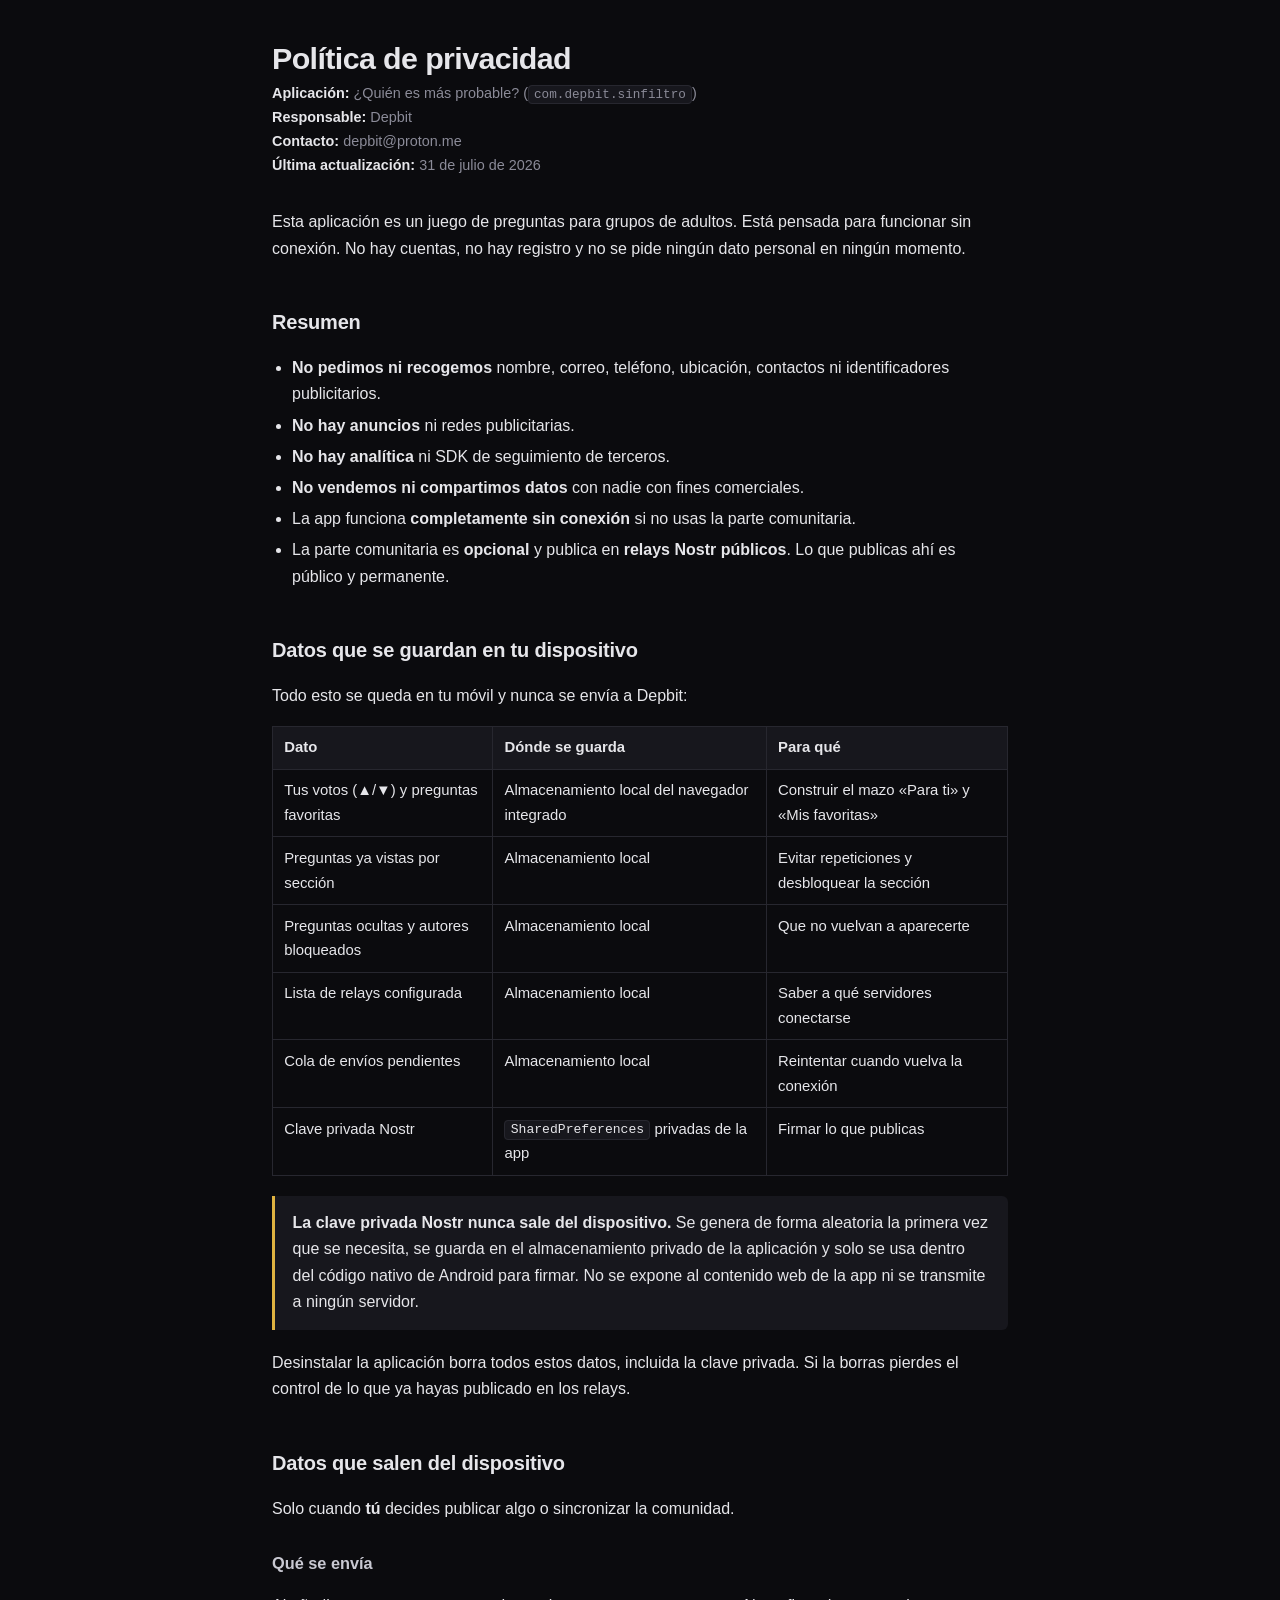
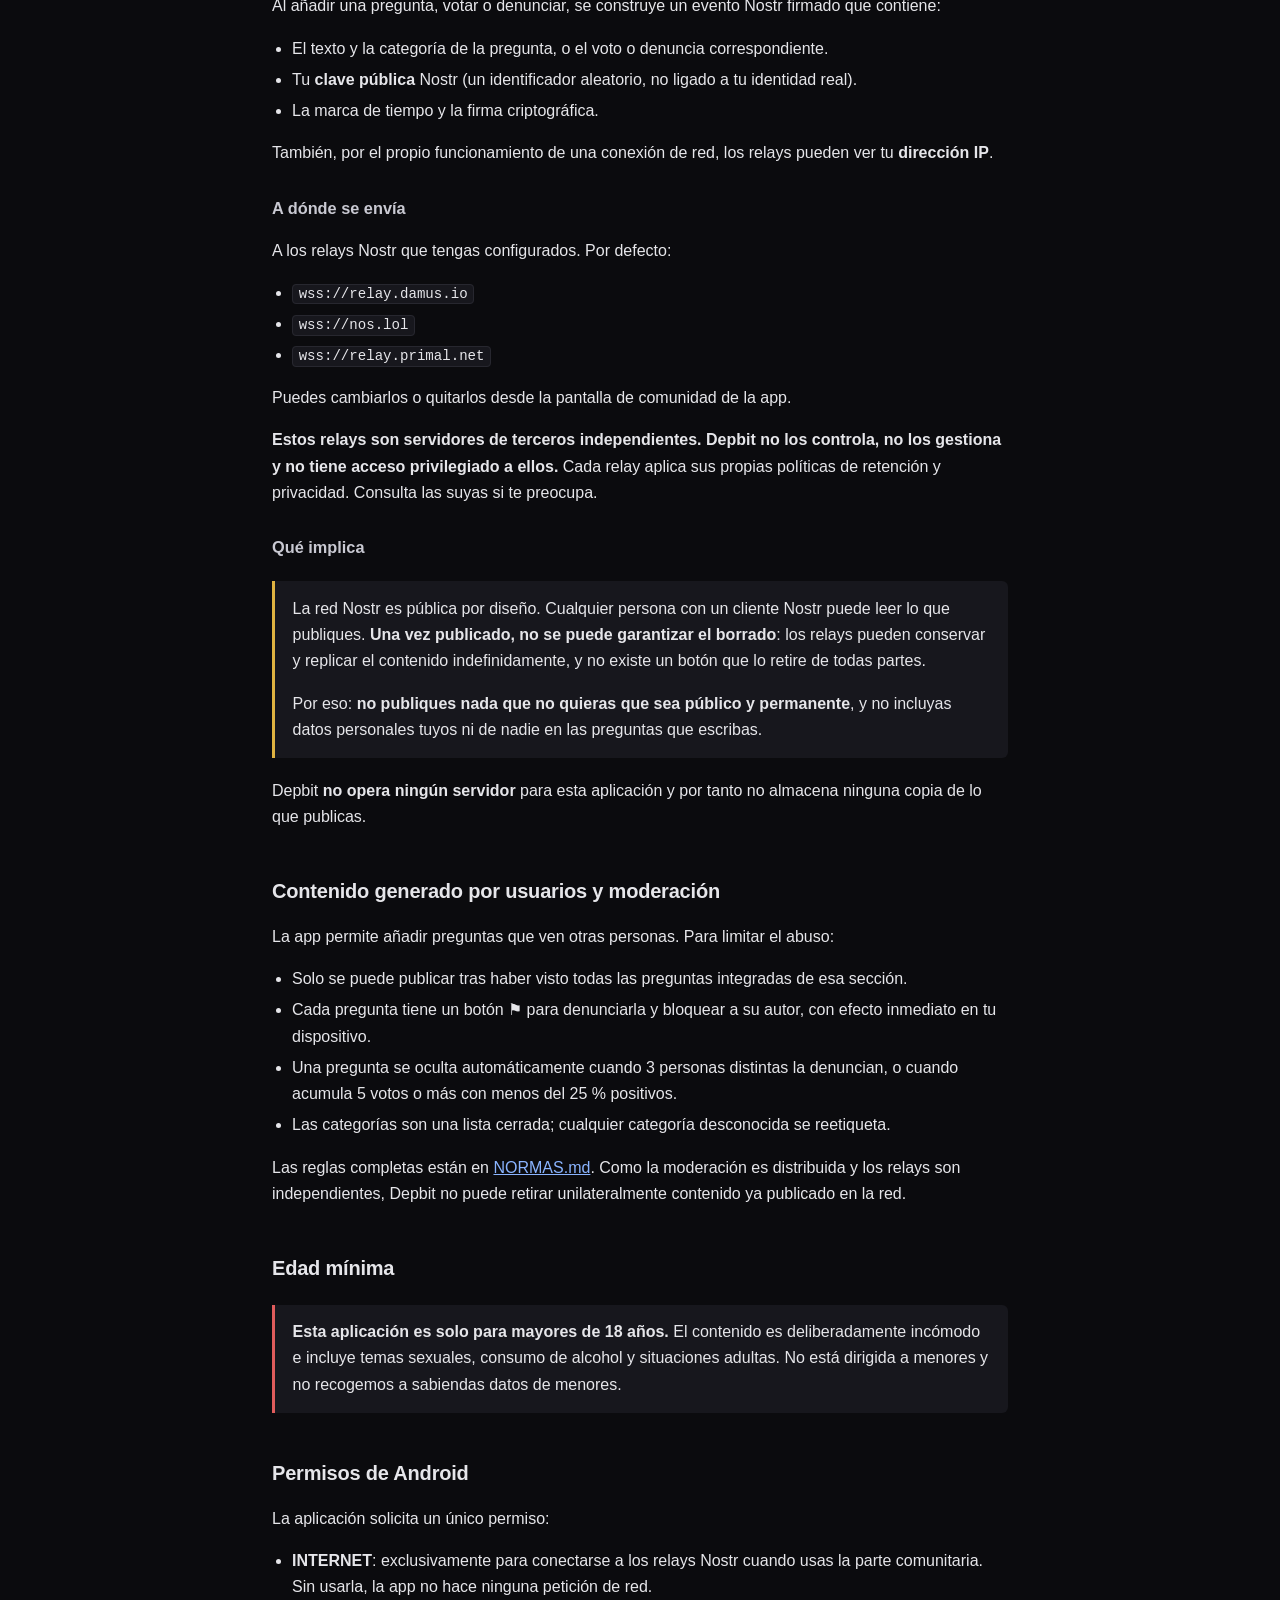
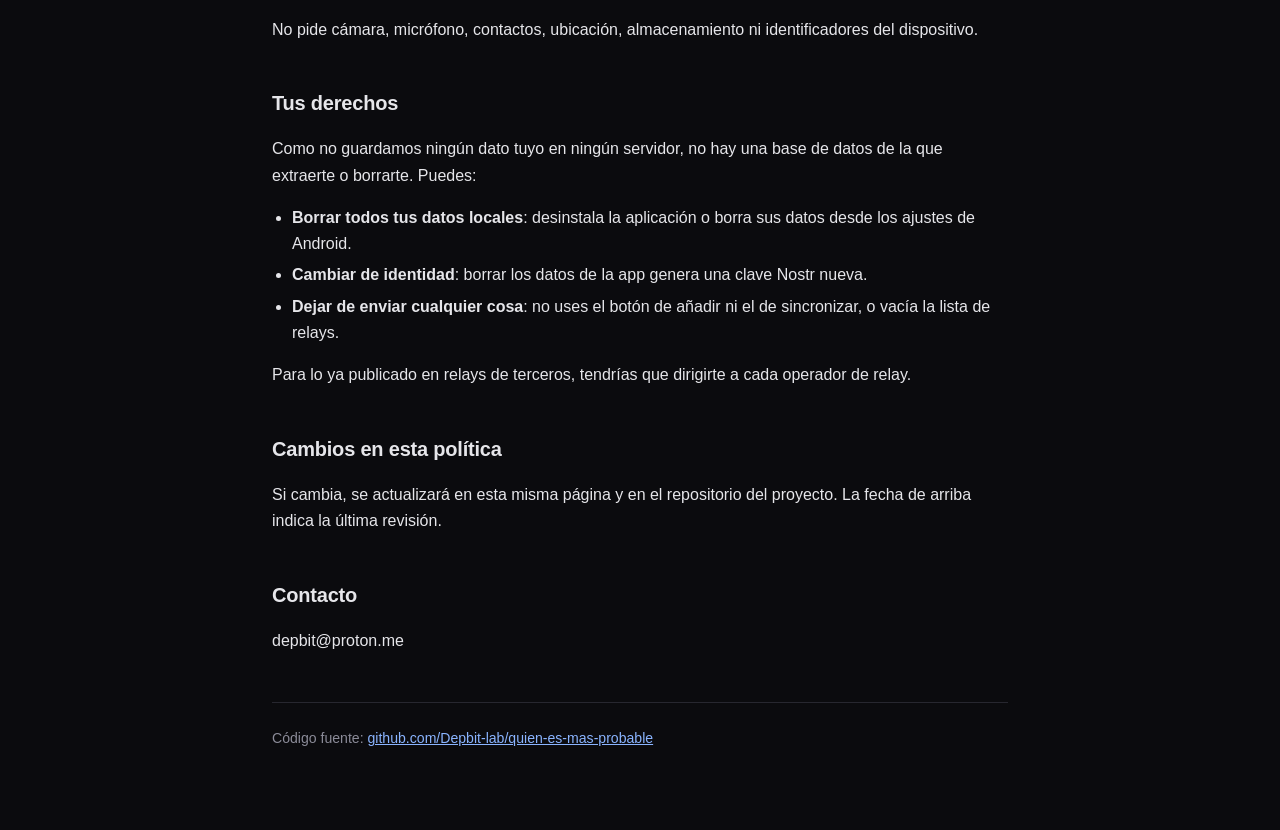
<file: docs/index.html>
<!DOCTYPE html>
<html lang="es">
<head>
<meta charset="utf-8">
<meta name="viewport" content="width=device-width, initial-scale=1">
<title>Política de privacidad · ¿Quién es más probable?</title>
<meta name="description" content="Política de privacidad de la aplicación Android ¿Quién es más probable? (com.depbit.sinfiltro).">
<style>
  :root { color-scheme: dark; }
  * { box-sizing: border-box; }
  body {
    margin: 0; padding: 2.5rem 1.25rem 5rem;
    background: #0b0b0e; color: #e6e6ea;
    font: 16px/1.65 -apple-system, BlinkMacSystemFont, "Segoe UI", Roboto, Helvetica, Arial, sans-serif;
  }
  main { max-width: 46rem; margin: 0 auto; }
  h1 { font-size: 1.9rem; line-height: 1.2; margin: 0 0 .35rem; letter-spacing: -.02em; }
  h2 { font-size: 1.25rem; margin: 2.75rem 0 .75rem; letter-spacing: -.01em; }
  h3 { font-size: 1.02rem; margin: 1.75rem 0 .5rem; color: #c9c9d2; }
  .meta { color: #8b8b98; font-size: .9rem; margin: 0 0 2rem; }
  .meta b { color: #e6e6ea; font-weight: 600; }
  a { color: #8ab4ff; }
  ul { padding-left: 1.25rem; }
  li { margin: .3rem 0; }
  code {
    background: #17171d; border: 1px solid #27272f; border-radius: 4px;
    padding: .1em .4em; font-size: .88em;
  }
  table { border-collapse: collapse; width: 100%; margin: 1rem 0; font-size: .93rem; }
  th, td { border: 1px solid #27272f; padding: .55rem .7rem; text-align: left; vertical-align: top; }
  th { background: #17171d; font-weight: 600; }
  .callout {
    background: #17171d; border-left: 3px solid #e0b341;
    padding: .9rem 1.1rem; margin: 1.25rem 0; border-radius: 0 6px 6px 0;
  }
  .callout.age { border-left-color: #e05c5c; }
  .callout p:first-child { margin-top: 0; }
  .callout p:last-child { margin-bottom: 0; }
  hr { border: 0; border-top: 1px solid #27272f; margin: 3rem 0 1.5rem; }
  footer { color: #8b8b98; font-size: .88rem; }
</style>
</head>
<body>
<main>

<h1>Política de privacidad</h1>
<p class="meta">
  <b>Aplicación:</b> ¿Quién es más probable? (<code>com.depbit.sinfiltro</code>)<br>
  <b>Responsable:</b> Depbit<br>
  <b>Contacto:</b> depbit@proton.me<br>
  <b>Última actualización:</b> 31 de julio de 2026
</p>

<p>Esta aplicación es un juego de preguntas para grupos de adultos. Está pensada para funcionar
sin conexión. No hay cuentas, no hay registro y no se pide ningún dato personal en ningún
momento.</p>

<h2>Resumen</h2>
<ul>
  <li><b>No pedimos ni recogemos</b> nombre, correo, teléfono, ubicación, contactos ni identificadores publicitarios.</li>
  <li><b>No hay anuncios</b> ni redes publicitarias.</li>
  <li><b>No hay analítica</b> ni SDK de seguimiento de terceros.</li>
  <li><b>No vendemos ni compartimos datos</b> con nadie con fines comerciales.</li>
  <li>La app funciona <b>completamente sin conexión</b> si no usas la parte comunitaria.</li>
  <li>La parte comunitaria es <b>opcional</b> y publica en <b>relays Nostr públicos</b>. Lo que publicas ahí es público y permanente.</li>
</ul>

<h2>Datos que se guardan en tu dispositivo</h2>
<p>Todo esto se queda en tu móvil y nunca se envía a Depbit:</p>
<table>
  <thead><tr><th>Dato</th><th>Dónde se guarda</th><th>Para qué</th></tr></thead>
  <tbody>
    <tr><td>Tus votos (▲/▼) y preguntas favoritas</td><td>Almacenamiento local del navegador integrado</td><td>Construir el mazo «Para ti» y «Mis favoritas»</td></tr>
    <tr><td>Preguntas ya vistas por sección</td><td>Almacenamiento local</td><td>Evitar repeticiones y desbloquear la sección</td></tr>
    <tr><td>Preguntas ocultas y autores bloqueados</td><td>Almacenamiento local</td><td>Que no vuelvan a aparecerte</td></tr>
    <tr><td>Lista de relays configurada</td><td>Almacenamiento local</td><td>Saber a qué servidores conectarse</td></tr>
    <tr><td>Cola de envíos pendientes</td><td>Almacenamiento local</td><td>Reintentar cuando vuelva la conexión</td></tr>
    <tr><td>Clave privada Nostr</td><td><code>SharedPreferences</code> privadas de la app</td><td>Firmar lo que publicas</td></tr>
  </tbody>
</table>

<div class="callout">
  <p><b>La clave privada Nostr nunca sale del dispositivo.</b> Se genera de forma aleatoria la
  primera vez que se necesita, se guarda en el almacenamiento privado de la aplicación y solo se
  usa dentro del código nativo de Android para firmar. No se expone al contenido web de la app ni
  se transmite a ningún servidor.</p>
</div>

<p>Desinstalar la aplicación borra todos estos datos, incluida la clave privada. Si la borras
pierdes el control de lo que ya hayas publicado en los relays.</p>

<h2>Datos que salen del dispositivo</h2>
<p>Solo cuando <b>tú</b> decides publicar algo o sincronizar la comunidad.</p>

<h3>Qué se envía</h3>
<p>Al añadir una pregunta, votar o denunciar, se construye un evento Nostr firmado que contiene:</p>
<ul>
  <li>El texto y la categoría de la pregunta, o el voto o denuncia correspondiente.</li>
  <li>Tu <b>clave pública</b> Nostr (un identificador aleatorio, no ligado a tu identidad real).</li>
  <li>La marca de tiempo y la firma criptográfica.</li>
</ul>
<p>También, por el propio funcionamiento de una conexión de red, los relays pueden ver tu
<b>dirección IP</b>.</p>

<h3>A dónde se envía</h3>
<p>A los relays Nostr que tengas configurados. Por defecto:</p>
<ul>
  <li><code>wss://relay.damus.io</code></li>
  <li><code>wss://nos.lol</code></li>
  <li><code>wss://relay.primal.net</code></li>
</ul>
<p>Puedes cambiarlos o quitarlos desde la pantalla de comunidad de la app.</p>
<p><b>Estos relays son servidores de terceros independientes. Depbit no los controla, no los
gestiona y no tiene acceso privilegiado a ellos.</b> Cada relay aplica sus propias políticas de
retención y privacidad. Consulta las suyas si te preocupa.</p>

<h3>Qué implica</h3>
<div class="callout">
  <p>La red Nostr es pública por diseño. Cualquier persona con un cliente Nostr puede leer lo que
  publiques. <b>Una vez publicado, no se puede garantizar el borrado</b>: los relays pueden
  conservar y replicar el contenido indefinidamente, y no existe un botón que lo retire de todas
  partes.</p>
  <p>Por eso: <b>no publiques nada que no quieras que sea público y permanente</b>, y no incluyas
  datos personales tuyos ni de nadie en las preguntas que escribas.</p>
</div>
<p>Depbit <b>no opera ningún servidor</b> para esta aplicación y por tanto no almacena ninguna
copia de lo que publicas.</p>

<h2>Contenido generado por usuarios y moderación</h2>
<p>La app permite añadir preguntas que ven otras personas. Para limitar el abuso:</p>
<ul>
  <li>Solo se puede publicar tras haber visto todas las preguntas integradas de esa sección.</li>
  <li>Cada pregunta tiene un botón ⚑ para denunciarla y bloquear a su autor, con efecto inmediato en tu dispositivo.</li>
  <li>Una pregunta se oculta automáticamente cuando 3 personas distintas la denuncian, o cuando acumula 5 votos o más con menos del 25 % positivos.</li>
  <li>Las categorías son una lista cerrada; cualquier categoría desconocida se reetiqueta.</li>
</ul>
<p>Las reglas completas están en
<a href="https://github.com/Depbit-lab/quien-es-mas-probable/blob/main/NORMAS.md">NORMAS.md</a>.
Como la moderación es distribuida y los relays son independientes, Depbit no puede retirar
unilateralmente contenido ya publicado en la red.</p>

<h2>Edad mínima</h2>
<div class="callout age">
  <p><b>Esta aplicación es solo para mayores de 18 años.</b> El contenido es deliberadamente
  incómodo e incluye temas sexuales, consumo de alcohol y situaciones adultas. No está dirigida a
  menores y no recogemos a sabiendas datos de menores.</p>
</div>

<h2>Permisos de Android</h2>
<p>La aplicación solicita un único permiso:</p>
<ul>
  <li><b>INTERNET</b>: exclusivamente para conectarse a los relays Nostr cuando usas la parte
  comunitaria. Sin usarla, la app no hace ninguna petición de red.</li>
</ul>
<p>No pide cámara, micrófono, contactos, ubicación, almacenamiento ni identificadores del
dispositivo.</p>

<h2>Tus derechos</h2>
<p>Como no guardamos ningún dato tuyo en ningún servidor, no hay una base de datos de la que
extraerte o borrarte. Puedes:</p>
<ul>
  <li><b>Borrar todos tus datos locales</b>: desinstala la aplicación o borra sus datos desde los ajustes de Android.</li>
  <li><b>Cambiar de identidad</b>: borrar los datos de la app genera una clave Nostr nueva.</li>
  <li><b>Dejar de enviar cualquier cosa</b>: no uses el botón de añadir ni el de sincronizar, o vacía la lista de relays.</li>
</ul>
<p>Para lo ya publicado en relays de terceros, tendrías que dirigirte a cada operador de relay.</p>

<h2>Cambios en esta política</h2>
<p>Si cambia, se actualizará en esta misma página y en el repositorio del proyecto. La fecha de
arriba indica la última revisión.</p>

<h2>Contacto</h2>
<p>depbit@proton.me</p>

<hr>
<footer>
  Código fuente:
  <a href="https://github.com/Depbit-lab/quien-es-mas-probable">github.com/Depbit-lab/quien-es-mas-probable</a>
</footer>

</main>
</body>
</html>
</file>
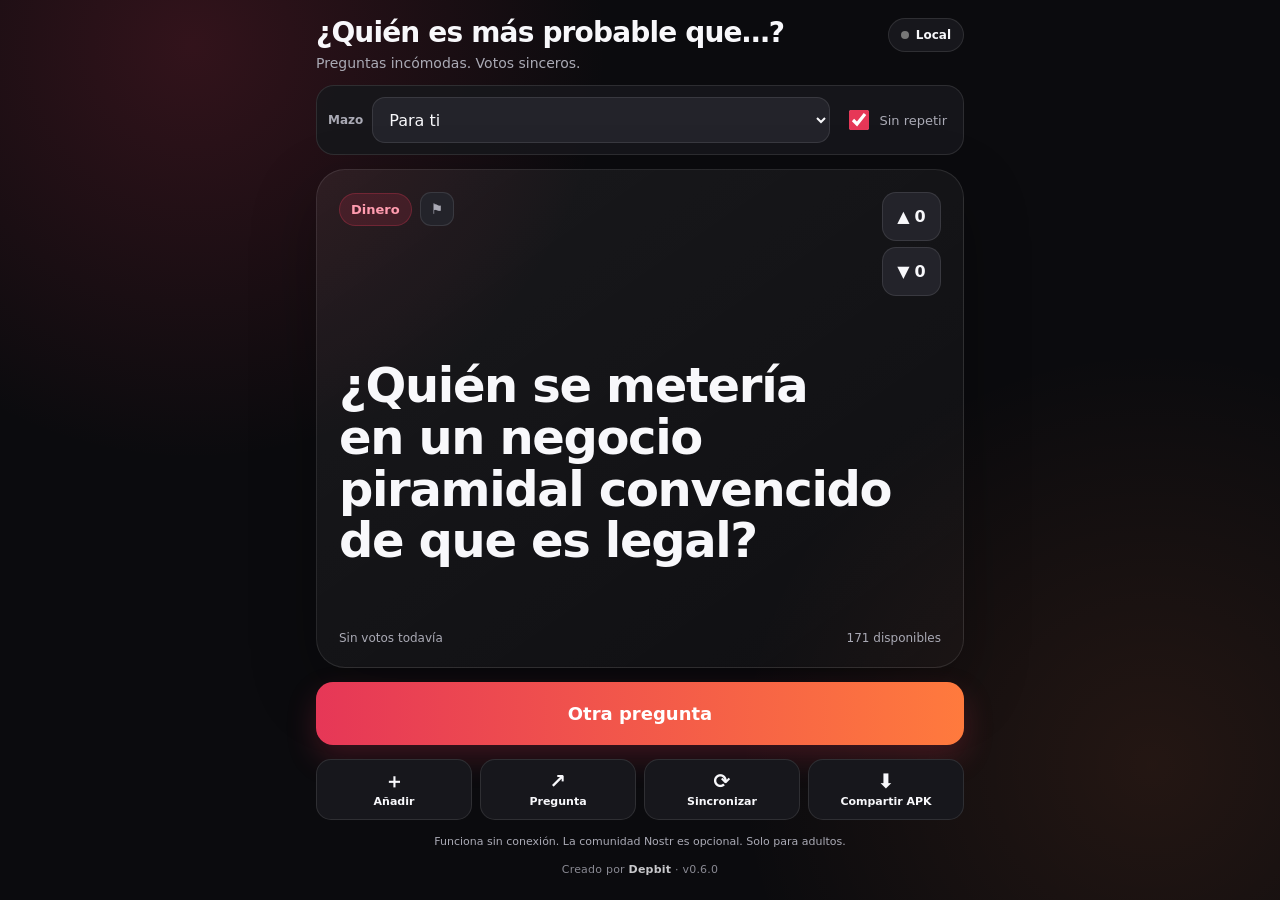
<file: web-preview/index.html>
<!doctype html>
<html lang="es">
<head>
  <meta charset="utf-8">
  <meta name="viewport" content="width=device-width,initial-scale=1,viewport-fit=cover,user-scalable=no">
  <meta name="theme-color" content="#0b0b0e">
  <title>¿Quién es más probable que…?</title>
  <link rel="stylesheet" href="styles.css">
</head>
<body>
  <main class="app">
    <header class="topbar">
      <div>
        <h1>¿Quién es más probable que…?</h1>
        <p>Preguntas incómodas. Votos sinceros.</p>
      </div>
      <button id="communityStatus" class="status offline" type="button" aria-label="Estado de la comunidad">
        <span class="status-dot"></span><span id="statusText">Local</span>
      </button>
    </header>

    <section class="filters">
      <label class="select-wrap">
        <span>Mazo</span>
        <select id="mode">
          <option value="Para ti">Para ti</option>
          <option value="Popular">Populares</option>
          <option value="Nuevas">Nuevas</option>
          <option value="Favoritas">Mis favoritas</option>
          <option value="Todas">Mezcla completa</option>
        </select>
      </label>
      <label class="check-row"><input id="noRepeat" type="checkbox" checked><span>Sin repetir</span></label>
    </section>

    <section class="question-card" aria-live="polite">
      <div class="card-head">
        <div class="head-left">
          <span id="badge" class="badge">Mezcla completa</span>
          <button id="reportButton" class="report-button" type="button" aria-label="Denunciar esta pregunta" title="Denunciar">⚑</button>
        </div>
        <div class="vote-stack" aria-label="Votar pregunta">
          <button id="upvote" class="vote-button" type="button" aria-label="Me gusta">
            <span class="arrow">▲</span><span id="upCount">0</span>
          </button>
          <button id="downvote" class="vote-button" type="button" aria-label="No me gusta">
            <span class="arrow">▼</span><span id="downCount">0</span>
          </button>
        </div>
      </div>
      <div id="question" class="question">Pulsa el botón y votad sin pensar demasiado.</div>
      <div class="card-foot">
        <span id="rankInfo">Sin votos todavía</span>
        <span id="remaining">172 disponibles</span>
      </div>
    </section>

    <button id="next" class="primary" type="button">Sacar pregunta</button>

    <section class="actions">
      <button id="addQuestion" type="button"><span>＋</span>Añadir</button>
      <button id="shareQuestion" type="button"><span>↗</span>Pregunta</button>
      <button id="sync" type="button"><span>⟳</span>Sincronizar</button>
      <button id="shareApp" type="button"><span>⬇</span>Compartir APK</button>
    </section>

    <p class="notice">Funciona sin conexión. La comunidad Nostr es opcional. Solo para adultos.</p>
    <footer class="credits">Creado por <strong>Depbit</strong> · v0.6.0</footer>
  </main>

  <dialog id="addDialog">
    <form id="addForm" method="dialog" class="dialog-card">
      <div class="dialog-head"><h2>Nueva pregunta</h2><button type="button" id="closeAdd" class="close" aria-label="Cerrar">×</button></div>
      <label>Pregunta
        <textarea id="newQuestion" maxlength="220" required placeholder="¿Quién tiene más probabilidades de…?"></textarea>
      </label>
      <label>Categoría
        <select id="newCategory"></select>
      </label>
      <p id="addGate" class="helper"></p>
      <p class="helper">Se guarda primero en el móvil. Con internet, se firma y se publica en varios relays Nostr.</p>
      <p id="addError" class="form-error" role="alert"></p>
      <div class="dialog-actions"><button type="button" id="cancelAdd" class="secondary">Cancelar</button><button id="publishQuestion" value="default" class="primary small">Añadir</button></div>
    </form>
  </dialog>

  <dialog id="communityDialog">
    <section class="dialog-card">
      <div class="dialog-head"><h2>Comunidad</h2><button id="closeCommunity" class="close" aria-label="Cerrar">×</button></div>
      <div class="stats-grid">
        <div><strong id="communityQuestions">0</strong><span>preguntas</span></div>
        <div><strong id="communityVotes">0</strong><span>votos</span></div>
        <div><strong id="hiddenCount">0</strong><span>ocultas</span></div>
        <div><strong id="pendingCount">0</strong><span>pendientes</span></div>
      </div>
      <button type="button" id="clearHidden" class="secondary">Volver a mostrar las ocultas</button>
      <label>Relays (uno por línea)
        <textarea id="relayInput" rows="5"></textarea>
      </label>
      <p class="helper">La identidad es una clave anónima generada en este dispositivo. La clave privada no sale de Android.</p>
      <p id="relayError" class="form-error" role="alert"></p>
      <div class="dialog-actions"><button type="button" id="resetRelays" class="secondary">Restaurar</button><button type="button" id="saveRelays" class="primary small">Guardar y sincronizar</button></div>
    </section>
  </dialog>

  <dialog id="reportDialog">
    <form id="reportForm" method="dialog" class="dialog-card">
      <div class="dialog-head"><h2>Denunciar</h2><button type="button" id="closeReport" class="close" aria-label="Cerrar">×</button></div>
      <p id="reportQuestion" class="report-quote"></p>
      <label>Motivo
        <select id="reportReason">
          <option value="ilegal">Contenido ilegal o que involucra a menores</option>
          <option value="odio">Odio, acoso o amenazas</option>
          <option value="datos">Datos personales de alguien real</option>
          <option value="spam">Spam o sin sentido</option>
          <option value="otro">Otro motivo</option>
        </select>
      </label>
      <label id="blockRow" class="check-inline"><input type="checkbox" id="blockAuthor"><span>Bloquear también a quien la publicó</span></label>
      <p class="helper">Desaparecerá de tu móvil ahora mismo. Cuando varias personas denuncian la misma pregunta, deja de mostrarse a todo el mundo.</p>
      <p id="reportError" class="form-error" role="alert"></p>
      <div class="dialog-actions"><button type="button" id="cancelReport" class="secondary">Cancelar</button><button id="sendReport" value="default" class="primary small">Denunciar</button></div>
    </form>
  </dialog>

  <div id="toast" class="toast" role="status" aria-live="polite"></div>
  <script src="questions.js"></script>
  <script src="app.js"></script>
</body>
</html>
</file>
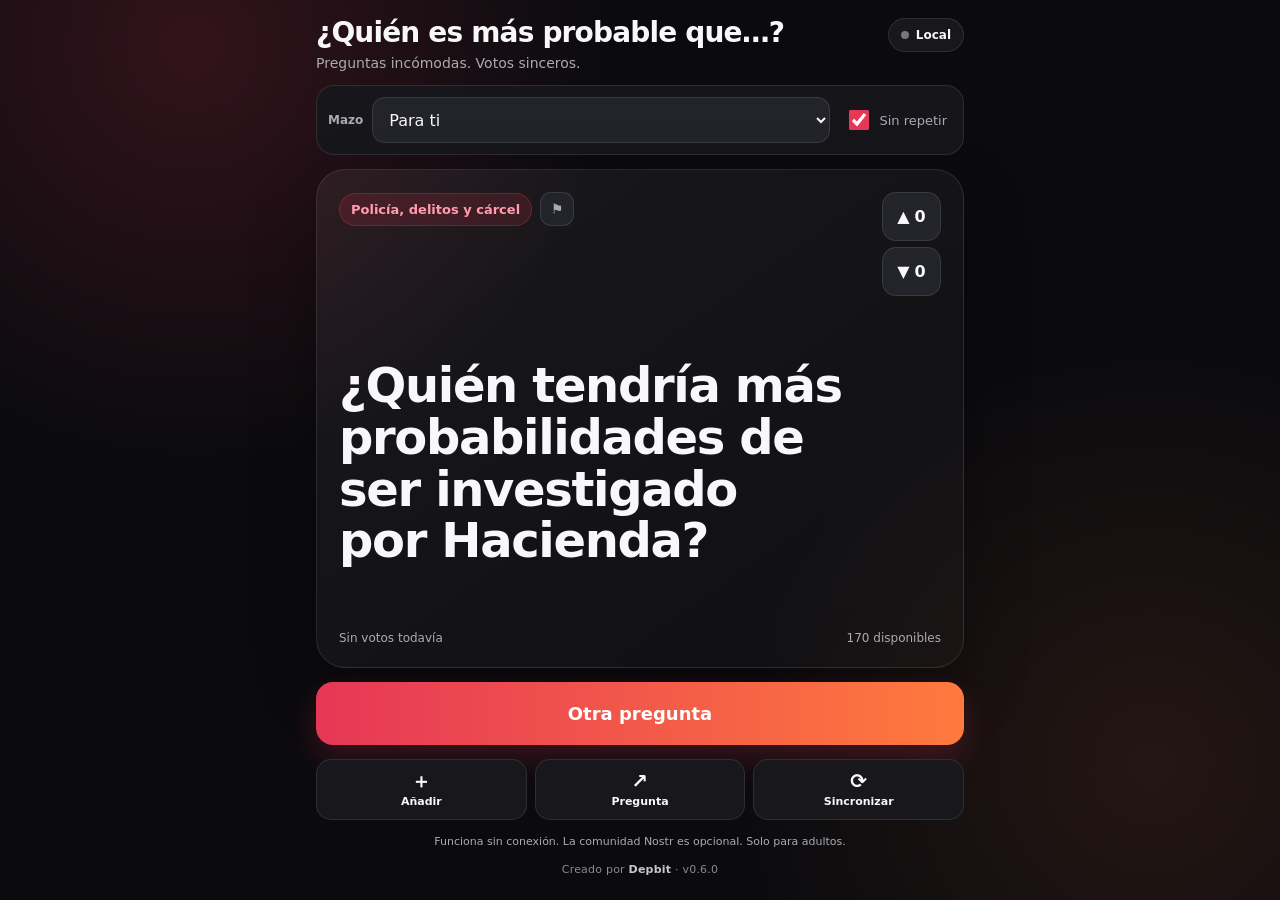
<file: app/src/main/assets/index.html>
<!doctype html>
<html lang="es">
<head>
  <meta charset="utf-8">
  <meta name="viewport" content="width=device-width,initial-scale=1,viewport-fit=cover,user-scalable=no">
  <meta name="theme-color" content="#0b0b0e">
  <title>¿Quién es más probable que…?</title>
  <link rel="stylesheet" href="styles.css">
</head>
<body>
  <main class="app">
    <header class="topbar">
      <div>
        <h1>¿Quién es más probable que…?</h1>
        <p>Preguntas incómodas. Votos sinceros.</p>
      </div>
      <button id="communityStatus" class="status offline" type="button" aria-label="Estado de la comunidad">
        <span class="status-dot"></span><span id="statusText">Local</span>
      </button>
    </header>

    <section class="filters">
      <label class="select-wrap">
        <span>Mazo</span>
        <select id="mode">
          <option value="Para ti">Para ti</option>
          <option value="Popular">Populares</option>
          <option value="Nuevas">Nuevas</option>
          <option value="Favoritas">Mis favoritas</option>
          <option value="Todas">Mezcla completa</option>
        </select>
      </label>
      <label class="check-row"><input id="noRepeat" type="checkbox" checked><span>Sin repetir</span></label>
    </section>

    <section class="question-card" aria-live="polite">
      <div class="card-head">
        <div class="head-left">
          <span id="badge" class="badge">Mezcla completa</span>
          <button id="reportButton" class="report-button" type="button" aria-label="Denunciar esta pregunta" title="Denunciar">⚑</button>
        </div>
        <div class="vote-stack" aria-label="Votar pregunta">
          <button id="upvote" class="vote-button" type="button" aria-label="Me gusta">
            <span class="arrow">▲</span><span id="upCount">0</span>
          </button>
          <button id="downvote" class="vote-button" type="button" aria-label="No me gusta">
            <span class="arrow">▼</span><span id="downCount">0</span>
          </button>
        </div>
      </div>
      <div id="question" class="question">Pulsa el botón y votad sin pensar demasiado.</div>
      <div class="card-foot">
        <span id="rankInfo">Sin votos todavía</span>
        <span id="remaining">172 disponibles</span>
      </div>
    </section>

    <button id="next" class="primary" type="button">Sacar pregunta</button>

    <section class="actions">
      <button id="addQuestion" type="button"><span>＋</span>Añadir</button>
      <button id="shareQuestion" type="button"><span>↗</span>Pregunta</button>
      <button id="sync" type="button"><span>⟳</span>Sincronizar</button>
    </section>

    <p class="notice">Funciona sin conexión. La comunidad Nostr es opcional. Solo para adultos.</p>
    <footer class="credits">Creado por <strong>Depbit</strong> · v0.6.0</footer>
  </main>

  <dialog id="addDialog">
    <form id="addForm" method="dialog" class="dialog-card">
      <div class="dialog-head"><h2>Nueva pregunta</h2><button type="button" id="closeAdd" class="close" aria-label="Cerrar">×</button></div>
      <label>Pregunta
        <textarea id="newQuestion" maxlength="220" required placeholder="¿Quién tiene más probabilidades de…?"></textarea>
      </label>
      <label>Categoría
        <select id="newCategory"></select>
      </label>
      <p id="addGate" class="helper"></p>
      <p class="helper">Se guarda primero en el móvil. Con internet, se firma y se publica en varios relays Nostr.</p>
      <p id="addError" class="form-error" role="alert"></p>
      <div class="dialog-actions"><button type="button" id="cancelAdd" class="secondary">Cancelar</button><button id="publishQuestion" value="default" class="primary small">Añadir</button></div>
    </form>
  </dialog>

  <dialog id="communityDialog">
    <section class="dialog-card">
      <div class="dialog-head"><h2>Comunidad</h2><button id="closeCommunity" class="close" aria-label="Cerrar">×</button></div>
      <div class="stats-grid">
        <div><strong id="communityQuestions">0</strong><span>preguntas</span></div>
        <div><strong id="communityVotes">0</strong><span>votos</span></div>
        <div><strong id="hiddenCount">0</strong><span>ocultas</span></div>
        <div><strong id="pendingCount">0</strong><span>pendientes</span></div>
      </div>
      <button type="button" id="clearHidden" class="secondary">Volver a mostrar las ocultas</button>
      <label>Relays (uno por línea)
        <textarea id="relayInput" rows="5"></textarea>
      </label>
      <p class="helper">La identidad es una clave anónima generada en este dispositivo. La clave privada no sale de Android.</p>
      <p id="relayError" class="form-error" role="alert"></p>
      <div class="dialog-actions"><button type="button" id="resetRelays" class="secondary">Restaurar</button><button type="button" id="saveRelays" class="primary small">Guardar y sincronizar</button></div>
    </section>
  </dialog>

  <dialog id="reportDialog">
    <form id="reportForm" method="dialog" class="dialog-card">
      <div class="dialog-head"><h2>Denunciar</h2><button type="button" id="closeReport" class="close" aria-label="Cerrar">×</button></div>
      <p id="reportQuestion" class="report-quote"></p>
      <label>Motivo
        <select id="reportReason">
          <option value="ilegal">Contenido ilegal o que involucra a menores</option>
          <option value="odio">Odio, acoso o amenazas</option>
          <option value="datos">Datos personales de alguien real</option>
          <option value="spam">Spam o sin sentido</option>
          <option value="otro">Otro motivo</option>
        </select>
      </label>
      <label id="blockRow" class="check-inline"><input type="checkbox" id="blockAuthor"><span>Bloquear también a quien la publicó</span></label>
      <p class="helper">Desaparecerá de tu móvil ahora mismo. Cuando varias personas denuncian la misma pregunta, deja de mostrarse a todo el mundo.</p>
      <p id="reportError" class="form-error" role="alert"></p>
      <div class="dialog-actions"><button type="button" id="cancelReport" class="secondary">Cancelar</button><button id="sendReport" value="default" class="primary small">Denunciar</button></div>
    </form>
  </dialog>

  <div id="toast" class="toast" role="status" aria-live="polite"></div>
  <script src="questions.js"></script>
  <script src="app.js"></script>
</body>
</html>
</file>
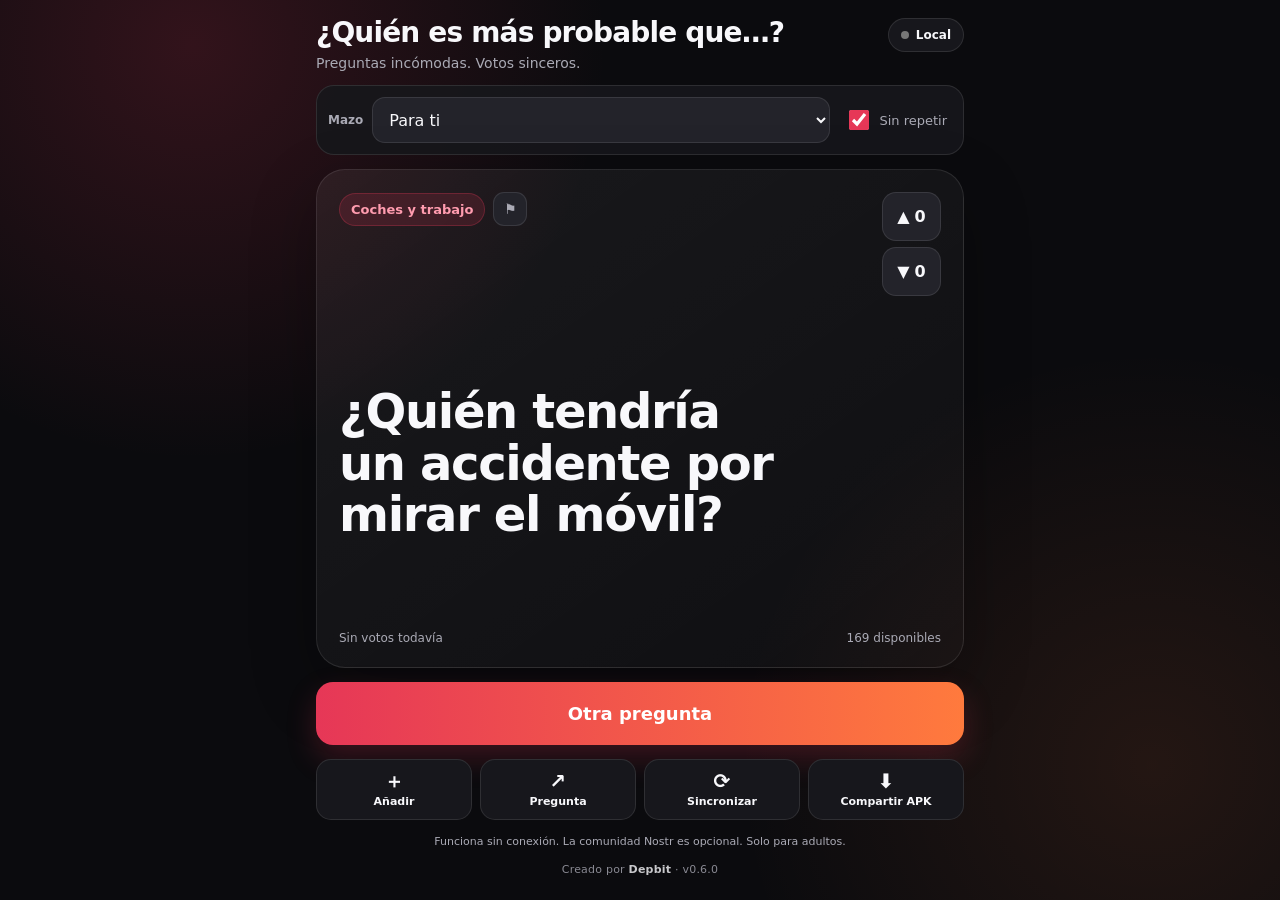
<file: QuienEsMasProbable_prueba_local.html>
<!doctype html>
<html lang="es">
<head>
  <meta charset="utf-8">
  <meta name="viewport" content="width=device-width,initial-scale=1,viewport-fit=cover,user-scalable=no">
  <meta name="theme-color" content="#0b0b0e">
  <title>¿Quién es más probable que…?</title>
  <style>
:root{--bg:#0b0b0e;--panel:#17171c;--panel2:#23232a;--text:#f8f8fb;--muted:#aaaab5;--accent:#e63757;--accent2:#ff7a3d;--green:#42c983;--border:rgba(255,255,255,.1)}
*{box-sizing:border-box;-webkit-tap-highlight-color:transparent}html,body{margin:0;min-height:100%;background:var(--bg);color:var(--text);font-family:system-ui,-apple-system,BlinkMacSystemFont,"Segoe UI",sans-serif}body{min-height:100dvh;background:radial-gradient(circle at 15% 5%,rgba(230,55,87,.18),transparent 30%),radial-gradient(circle at 90% 85%,rgba(255,122,61,.10),transparent 30%),var(--bg)}button,select,textarea{font:inherit}.app{width:min(100%,680px);min-height:100dvh;margin:auto;padding:max(18px,env(safe-area-inset-top)) 16px max(24px,env(safe-area-inset-bottom));display:flex;flex-direction:column;gap:14px}.topbar{display:flex;align-items:flex-start;justify-content:space-between;gap:12px}.topbar h1{font-size:clamp(21px,5.6vw,28px);line-height:1.05;margin:0;letter-spacing:-.03em}.topbar p{margin:8px 0 0;color:var(--muted);font-size:14px}.status{border:1px solid var(--border);background:var(--panel);color:var(--text);border-radius:999px;padding:9px 12px;display:flex;align-items:center;gap:7px;font-size:12px;font-weight:800}.status-dot{width:8px;height:8px;border-radius:50%;background:#777}.status.online .status-dot{background:var(--green);box-shadow:0 0 0 4px rgba(66,201,131,.12)}.status.syncing .status-dot{background:var(--accent2);animation:pulse 1s infinite}@keyframes pulse{50%{opacity:.35}}.filters{display:grid;grid-template-columns:1fr auto;gap:10px;padding:11px;border:1px solid var(--border);background:rgba(23,23,28,.92);border-radius:18px}.select-wrap{display:flex;align-items:center;gap:9px}.select-wrap span{font-size:12px;color:var(--muted);font-weight:700}.filters select{min-width:0;width:100%;height:46px;border:1px solid var(--border);border-radius:13px;background:var(--panel2);color:var(--text);padding:0 12px}.check-row{display:flex;align-items:center;gap:7px;color:var(--muted);font-size:13px;white-space:nowrap;padding:0 5px}.check-row input{width:20px;height:20px;accent-color:var(--accent)}.question-card{min-height:405px;flex:1;display:flex;flex-direction:column;gap:20px;padding:22px;border:1px solid var(--border);border-radius:29px;background:linear-gradient(145deg,rgba(255,255,255,.06),rgba(255,255,255,.018));box-shadow:0 24px 65px rgba(0,0,0,.28)}.card-head{display:flex;align-items:flex-start;justify-content:space-between;gap:15px}.badge{display:inline-flex;max-width:70%;padding:8px 11px;border:1px solid rgba(230,55,87,.28);border-radius:999px;background:rgba(230,55,87,.15);color:#ff9caf;font-size:13px;font-weight:850}.head-left{display:flex;align-items:center;gap:8px;min-width:0;flex:1}.head-left .badge{max-width:calc(100% - 42px)}.report-button{flex:none;width:34px;height:34px;padding:0;border:1px solid var(--border);border-radius:11px;background:var(--panel2);color:var(--muted);font-size:14px;line-height:1}.report-button:active{transform:scale(.94)}.report-button:disabled{opacity:.3}.report-quote{margin:0;padding:13px;border:1px solid var(--border);border-radius:14px;background:var(--panel2);font-size:15px;font-weight:750;line-height:1.35}.check-inline{flex-direction:row!important;align-items:center;gap:9px}.check-inline input{flex:none;width:20px;height:20px;accent-color:var(--accent)}.vote-stack{display:grid;grid-template-columns:1fr;gap:6px}.vote-button{width:59px;height:49px;border:1px solid var(--border);border-radius:14px;background:var(--panel2);color:var(--text);display:flex;align-items:center;justify-content:center;gap:5px;font-weight:850}.vote-button .arrow{font-size:16px}.vote-button.active.up{background:rgba(66,201,131,.17);border-color:rgba(66,201,131,.48);color:#83e6b2}.vote-button.active.down{background:rgba(230,55,87,.18);border-color:rgba(230,55,87,.48);color:#ff91a6}.question{margin:auto 0;font-size:clamp(29px,7.7vw,48px);line-height:1.08;font-weight:900;letter-spacing:-.028em;text-wrap:balance}.question.empty{font-size:clamp(19px,4.6vw,26px);line-height:1.32;font-weight:750;letter-spacing:-.008em;color:var(--muted)}.card-foot{display:flex;justify-content:space-between;gap:12px;color:var(--muted);font-size:12px}.primary{width:100%;min-height:63px;border:0;border-radius:17px;background:linear-gradient(90deg,var(--accent),var(--accent2));color:white;font-size:18px;font-weight:900;box-shadow:0 13px 30px rgba(230,55,87,.22)}.primary:active,.actions button:active,.vote-button:active{transform:scale(.975)}.actions{display:grid;grid-template-columns:repeat(4,1fr);gap:8px}.actions button{min-height:61px;border:1px solid var(--border);border-radius:15px;background:var(--panel);color:var(--text);display:flex;flex-direction:column;align-items:center;justify-content:center;gap:4px;font-size:11px;font-weight:750}.actions button span{font-size:20px;line-height:1}.notice{margin:0;text-align:center;color:var(--muted);font-size:11px;line-height:1.4;padding:0 10px}.credits{text-align:center;color:var(--muted);font-size:11px;letter-spacing:.02em;opacity:.8}.credits strong{color:var(--text);font-weight:850}dialog{width:min(calc(100% - 28px),580px);border:1px solid var(--border);border-radius:25px;padding:0;background:var(--panel);color:var(--text)}dialog::backdrop{background:rgba(0,0,0,.72);backdrop-filter:blur(3px)}.dialog-card{display:flex;flex-direction:column;gap:17px;padding:20px}.dialog-head{display:flex;justify-content:space-between;align-items:center;gap:10px}.dialog-head h2{margin:0;font-size:24px}.close{width:42px;height:42px;border:1px solid var(--border);border-radius:50%;background:var(--panel2);color:var(--text);font-size:26px}.dialog-card label{display:flex;flex-direction:column;gap:8px;color:var(--muted);font-size:13px;font-weight:700}.dialog-card textarea,.dialog-card select{width:100%;border:1px solid var(--border);border-radius:15px;background:var(--panel2);color:var(--text);padding:13px;font-size:16px;resize:vertical}.dialog-card textarea{min-height:115px}.helper{margin:0;color:var(--muted);font-size:12px;line-height:1.45}.helper:empty{display:none}.form-error{margin:0;padding:11px 13px;border:1px solid rgba(230,55,87,.4);border-radius:13px;background:rgba(230,55,87,.14);color:#ff9caf;font-size:13px;font-weight:750;line-height:1.4}.form-error:empty{display:none}.primary:disabled{opacity:.4;box-shadow:none}.dialog-card textarea:disabled{opacity:.5}.dialog-actions{display:grid;grid-template-columns:1fr 1fr;gap:10px}.secondary,.primary.small{min-height:51px;border-radius:14px;font-size:15px}.secondary{border:1px solid var(--border);background:var(--panel2);color:var(--text)}.stats-grid{display:grid;grid-template-columns:repeat(4,1fr);gap:8px}.stats-grid div{padding:13px 8px;border:1px solid var(--border);border-radius:14px;background:var(--panel2);display:flex;flex-direction:column;text-align:center;gap:3px}.stats-grid strong{font-size:23px}.stats-grid span{font-size:11px;color:var(--muted)}.toast{position:fixed;left:50%;bottom:max(24px,env(safe-area-inset-bottom));transform:translate(-50%,20px);max-width:calc(100% - 32px);padding:12px 16px;border-radius:999px;background:#f5f5f7;color:#111;font-size:13px;font-weight:750;opacity:0;pointer-events:none;transition:.2s;z-index:99;text-align:center}.toast.show{opacity:1;transform:translate(-50%,0)}
@media(max-width:430px){.filters{grid-template-columns:1fr}.check-row{justify-content:center;min-height:33px}.question-card{min-height:430px;padding:20px}.actions{grid-template-columns:repeat(4,1fr)}.actions button{font-size:10px}.card-foot{font-size:11px}}
</style>
</head>
<body>
  <main class="app">
    <header class="topbar">
      <div>
        <h1>¿Quién es más probable que…?</h1>
        <p>Preguntas incómodas. Votos sinceros.</p>
      </div>
      <button id="communityStatus" class="status offline" type="button" aria-label="Estado de la comunidad">
        <span class="status-dot"></span><span id="statusText">Local</span>
      </button>
    </header>

    <section class="filters">
      <label class="select-wrap">
        <span>Mazo</span>
        <select id="mode">
          <option value="Para ti">Para ti</option>
          <option value="Popular">Populares</option>
          <option value="Nuevas">Nuevas</option>
          <option value="Favoritas">Mis favoritas</option>
          <option value="Todas">Mezcla completa</option>
        </select>
      </label>
      <label class="check-row"><input id="noRepeat" type="checkbox" checked><span>Sin repetir</span></label>
    </section>

    <section class="question-card" aria-live="polite">
      <div class="card-head">
        <div class="head-left">
          <span id="badge" class="badge">Mezcla completa</span>
          <button id="reportButton" class="report-button" type="button" aria-label="Denunciar esta pregunta" title="Denunciar">⚑</button>
        </div>
        <div class="vote-stack" aria-label="Votar pregunta">
          <button id="upvote" class="vote-button" type="button" aria-label="Me gusta">
            <span class="arrow">▲</span><span id="upCount">0</span>
          </button>
          <button id="downvote" class="vote-button" type="button" aria-label="No me gusta">
            <span class="arrow">▼</span><span id="downCount">0</span>
          </button>
        </div>
      </div>
      <div id="question" class="question">Pulsa el botón y votad sin pensar demasiado.</div>
      <div class="card-foot">
        <span id="rankInfo">Sin votos todavía</span>
        <span id="remaining">172 disponibles</span>
      </div>
    </section>

    <button id="next" class="primary" type="button">Sacar pregunta</button>

    <section class="actions">
      <button id="addQuestion" type="button"><span>＋</span>Añadir</button>
      <button id="shareQuestion" type="button"><span>↗</span>Pregunta</button>
      <button id="sync" type="button"><span>⟳</span>Sincronizar</button>
      <button id="shareApp" type="button"><span>⬇</span>Compartir APK</button>
    </section>

    <p class="notice">Funciona sin conexión. La comunidad Nostr es opcional. Solo para adultos.</p>
    <footer class="credits">Creado por <strong>Depbit</strong> · v0.6.0</footer>
  </main>

  <dialog id="addDialog">
    <form id="addForm" method="dialog" class="dialog-card">
      <div class="dialog-head"><h2>Nueva pregunta</h2><button type="button" id="closeAdd" class="close" aria-label="Cerrar">×</button></div>
      <label>Pregunta
        <textarea id="newQuestion" maxlength="220" required placeholder="¿Quién tiene más probabilidades de…?"></textarea>
      </label>
      <label>Categoría
        <select id="newCategory"></select>
      </label>
      <p id="addGate" class="helper"></p>
      <p class="helper">Se guarda primero en el móvil. Con internet, se firma y se publica en varios relays Nostr.</p>
      <p id="addError" class="form-error" role="alert"></p>
      <div class="dialog-actions"><button type="button" id="cancelAdd" class="secondary">Cancelar</button><button id="publishQuestion" value="default" class="primary small">Añadir</button></div>
    </form>
  </dialog>

  <dialog id="communityDialog">
    <section class="dialog-card">
      <div class="dialog-head"><h2>Comunidad</h2><button id="closeCommunity" class="close" aria-label="Cerrar">×</button></div>
      <div class="stats-grid">
        <div><strong id="communityQuestions">0</strong><span>preguntas</span></div>
        <div><strong id="communityVotes">0</strong><span>votos</span></div>
        <div><strong id="hiddenCount">0</strong><span>ocultas</span></div>
        <div><strong id="pendingCount">0</strong><span>pendientes</span></div>
      </div>
      <button type="button" id="clearHidden" class="secondary">Volver a mostrar las ocultas</button>
      <label>Relays (uno por línea)
        <textarea id="relayInput" rows="5"></textarea>
      </label>
      <p class="helper">La identidad es una clave anónima generada en este dispositivo. La clave privada no sale de Android.</p>
      <p id="relayError" class="form-error" role="alert"></p>
      <div class="dialog-actions"><button type="button" id="resetRelays" class="secondary">Restaurar</button><button type="button" id="saveRelays" class="primary small">Guardar y sincronizar</button></div>
    </section>
  </dialog>

  <dialog id="reportDialog">
    <form id="reportForm" method="dialog" class="dialog-card">
      <div class="dialog-head"><h2>Denunciar</h2><button type="button" id="closeReport" class="close" aria-label="Cerrar">×</button></div>
      <p id="reportQuestion" class="report-quote"></p>
      <label>Motivo
        <select id="reportReason">
          <option value="ilegal">Contenido ilegal o que involucra a menores</option>
          <option value="odio">Odio, acoso o amenazas</option>
          <option value="datos">Datos personales de alguien real</option>
          <option value="spam">Spam o sin sentido</option>
          <option value="otro">Otro motivo</option>
        </select>
      </label>
      <label id="blockRow" class="check-inline"><input type="checkbox" id="blockAuthor"><span>Bloquear también a quien la publicó</span></label>
      <p class="helper">Desaparecerá de tu móvil ahora mismo. Cuando varias personas denuncian la misma pregunta, deja de mostrarse a todo el mundo.</p>
      <p id="reportError" class="form-error" role="alert"></p>
      <div class="dialog-actions"><button type="button" id="cancelReport" class="secondary">Cancelar</button><button id="sendReport" value="default" class="primary small">Denunciar</button></div>
    </form>
  </dialog>

  <div id="toast" class="toast" role="status" aria-live="polite"></div>
  <script>
window.BUILTIN_QUESTIONS = [{"id":"b001","category":"Fiesta y vergüenza","text":"¿Quién tiene más probabilidades de vomitar en mitad de una fiesta y seguir bebiendo después?","source":"builtin","createdAt":0},{"id":"b002","category":"Fiesta y vergüenza","text":"¿Quién acabaría en urgencias por pasarse de fiesta?","source":"builtin","createdAt":0},{"id":"b003","category":"Fiesta y vergüenza","text":"¿Quién se quedaría dormido durante una boda?","source":"builtin","createdAt":0},{"id":"b004","category":"Fiesta y vergüenza","text":"¿Quién se tiraría un pedo en público y culparía a otra persona?","source":"builtin","createdAt":0},{"id":"b005","category":"Fiesta y vergüenza","text":"¿Quién eructaría delante de todo el mundo sin sentir vergüenza?","source":"builtin","createdAt":0},{"id":"b006","category":"Fiesta y vergüenza","text":"¿Quién mancharía ropa nueva cinco minutos después de estrenarla?","source":"builtin","createdAt":0},{"id":"b007","category":"Fiesta y vergüenza","text":"¿Quién acabaría bailando encima de una mesa?","source":"builtin","createdAt":0},{"id":"b008","category":"Fiesta y vergüenza","text":"¿Quién perdería el móvil durante una noche de fiesta?","source":"builtin","createdAt":0},{"id":"b009","category":"Fiesta y vergüenza","text":"¿Quién se despertaría sin recordar cómo llegó a casa?","source":"builtin","createdAt":0},{"id":"b010","category":"Fiesta y vergüenza","text":"¿Quién tendría más probabilidades de quedarse dormido en el baño de una discoteca?","source":"builtin","createdAt":0},{"id":"b011","category":"Fiesta y vergüenza","text":"¿Quién se caería delante de todo el mundo intentando impresionar a alguien?","source":"builtin","createdAt":0},{"id":"b012","category":"Fiesta y vergüenza","text":"¿Quién mandaría un mensaje comprometido al grupo equivocado?","source":"builtin","createdAt":0},{"id":"b013","category":"Fiesta y vergüenza","text":"¿Quién acabaría llorando por una canción estando borracho?","source":"builtin","createdAt":0},{"id":"b014","category":"Fiesta y vergüenza","text":"¿Quién se inventaría que no está borracho aunque apenas pueda hablar?","source":"builtin","createdAt":0},{"id":"b015","category":"Fiesta y vergüenza","text":"¿Quién se iría de una fiesta sin despedirse de nadie?","source":"builtin","createdAt":0},{"id":"b016","category":"Fiesta y vergüenza","text":"¿Quién tendría más probabilidades de romper algo caro en una fiesta?","source":"builtin","createdAt":0},{"id":"b017","category":"Fiesta y vergüenza","text":"¿Quién se quitaría la ropa en una fiesta por una apuesta?","source":"builtin","createdAt":0},{"id":"b018","category":"Fiesta y vergüenza","text":"¿Quién tendría más probabilidades de aparecer en un vídeo vergonzoso al día siguiente?","source":"builtin","createdAt":0},{"id":"b019","category":"Fiesta y vergüenza","text":"¿Quién se quedaría sin dinero antes de terminar la noche?","source":"builtin","createdAt":0},{"id":"b020","category":"Fiesta y vergüenza","text":"¿Quién perdería un zapato durante una fiesta?","source":"builtin","createdAt":0},{"id":"b021","category":"Fiesta y vergüenza","text":"¿Quién se pondría a discutir con el portero de una discoteca?","source":"builtin","createdAt":0},{"id":"b022","category":"Fiesta y vergüenza","text":"¿Quién acabaría abrazando a desconocidos?","source":"builtin","createdAt":0},{"id":"b023","category":"Fiesta y vergüenza","text":"¿Quién sería expulsado de un local?","source":"builtin","createdAt":0},{"id":"b024","category":"Fiesta y vergüenza","text":"¿Quién tendría más probabilidades de quedarse dormido en un taxi?","source":"builtin","createdAt":0},{"id":"b025","category":"Fiesta y vergüenza","text":"¿Quién se despertaría en una casa que no reconoce?","source":"builtin","createdAt":0},{"id":"b026","category":"Fiesta y vergüenza","text":"¿Quién acabaría llamando a su ex después de beber?","source":"builtin","createdAt":0},{"id":"b027","category":"Fiesta y vergüenza","text":"¿Quién se haría una herida absurda estando de fiesta?","source":"builtin","createdAt":0},{"id":"b028","category":"Fiesta y vergüenza","text":"¿Quién tendría más probabilidades de acabar durmiendo en un portal?","source":"builtin","createdAt":0},{"id":"b029","category":"Fiesta y vergüenza","text":"¿Quién se caería intentando saltar una valla?","source":"builtin","createdAt":0},{"id":"b030","category":"Fiesta y vergüenza","text":"¿Quién sería el meme del grupo al día siguiente?","source":"builtin","createdAt":0},{"id":"b031","category":"Sexo y secretos","text":"¿Quién tiene más probabilidades de acabar teniendo una relación homosexual aunque ahora diga que no?","source":"builtin","createdAt":0},{"id":"b032","category":"Sexo y secretos","text":"¿Quién tendría más probabilidades de haber hecho un trío con su pareja?","source":"builtin","createdAt":0},{"id":"b033","category":"Sexo y secretos","text":"¿Quién abriría antes una cuenta de OnlyFans?","source":"builtin","createdAt":0},{"id":"b034","category":"Sexo y secretos","text":"¿Quién aceptaría tener sexo por 100.000 €?","source":"builtin","createdAt":0},{"id":"b035","category":"Sexo y secretos","text":"¿Quién tendría más probabilidades de sufrir un gatillazo en el peor momento?","source":"builtin","createdAt":0},{"id":"b036","category":"Sexo y secretos","text":"¿Quién tiene más probabilidades de tenerla pequeña y compensarlo con confianza?","source":"builtin","createdAt":0},{"id":"b037","category":"Sexo y secretos","text":"¿Quién sería visto antes desnudo en una playa nudista?","source":"builtin","createdAt":0},{"id":"b038","category":"Sexo y secretos","text":"¿Quién tendría más probabilidades de haber probado a qué saben sus propios genitales?","source":"builtin","createdAt":0},{"id":"b039","category":"Sexo y secretos","text":"¿Quién fingiría un orgasmo para terminar antes?","source":"builtin","createdAt":0},{"id":"b040","category":"Sexo y secretos","text":"¿Quién tendría más probabilidades de acostarse con alguien de esta sala?","source":"builtin","createdAt":0},{"id":"b041","category":"Sexo y secretos","text":"¿Quién aceptaría un trío si su pareja lo propusiera?","source":"builtin","createdAt":0},{"id":"b042","category":"Sexo y secretos","text":"¿Quién tendría sexo con una persona famosa aunque le cayera mal?","source":"builtin","createdAt":0},{"id":"b043","category":"Sexo y secretos","text":"¿Quién tendría más probabilidades de mandar una foto íntima a la persona equivocada?","source":"builtin","createdAt":0},{"id":"b044","category":"Sexo y secretos","text":"¿Quién habría visto porno en el lugar más inapropiado?","source":"builtin","createdAt":0},{"id":"b045","category":"Sexo y secretos","text":"¿Quién tendría más probabilidades de mantener una relación secreta con alguien casado?","source":"builtin","createdAt":0},{"id":"b046","category":"Sexo y secretos","text":"¿Quién aceptaría acostarse con una expareja por nostalgia?","source":"builtin","createdAt":0},{"id":"b047","category":"Sexo y secretos","text":"¿Quién sería más probable que tuviera sexo en un coche?","source":"builtin","createdAt":0},{"id":"b048","category":"Sexo y secretos","text":"¿Quién tendría más probabilidades de hacer sexting durante horas?","source":"builtin","createdAt":0},{"id":"b049","category":"Sexo y secretos","text":"¿Quién se liaría con alguien solo por poder contarlo después?","source":"builtin","createdAt":0},{"id":"b050","category":"Sexo y secretos","text":"¿Quién saldría con alguien únicamente por su físico?","source":"builtin","createdAt":0},{"id":"b051","category":"Sexo y secretos","text":"¿Quién tendría más probabilidades de mentir sobre con cuántas personas se ha acostado?","source":"builtin","createdAt":0},{"id":"b052","category":"Sexo y secretos","text":"¿Quién podría enamorarse de alguien del mismo sexo después de negar siempre esa posibilidad?","source":"builtin","createdAt":0},{"id":"b053","category":"Sexo y secretos","text":"¿Quién tendría más probabilidades de haber fantaseado con alguien de este grupo?","source":"builtin","createdAt":0},{"id":"b054","category":"Sexo y secretos","text":"¿Quién aceptaría grabarse teniendo sexo si confiara plenamente en la otra persona?","source":"builtin","createdAt":0},{"id":"b055","category":"Sexo y secretos","text":"¿Quién tendría más probabilidades de tener sexo en un lugar público?","source":"builtin","createdAt":0},{"id":"b056","category":"Sexo y secretos","text":"¿Quién se ha acostado con alguien que le daría vergüenza presentar?","source":"builtin","createdAt":0},{"id":"b057","category":"Sexo y secretos","text":"¿Quién tendría más probabilidades de tener una aventura con su jefe o jefa?","source":"builtin","createdAt":0},{"id":"b058","category":"Sexo y secretos","text":"¿Quién se casaría con una persona mucho mayor por dinero?","source":"builtin","createdAt":0},{"id":"b059","category":"Sexo y secretos","text":"¿Quién tendría más probabilidades de mantener dos relaciones a la vez?","source":"builtin","createdAt":0},{"id":"b060","category":"Sexo y secretos","text":"¿Quién sería capaz de acostarse con la pareja de un amigo si supiera que nunca se descubriría?","source":"builtin","createdAt":0},{"id":"b061","category":"Sexo y secretos","text":"¿Quién tendría más probabilidades de pagar por sexo?","source":"builtin","createdAt":0},{"id":"b062","category":"Sexo y secretos","text":"¿Quién aceptaría que su pareja tuviera sexo con otra persona?","source":"builtin","createdAt":0},{"id":"b063","category":"Sexo y secretos","text":"¿Quién tendría más probabilidades de participar en una orgía?","source":"builtin","createdAt":0},{"id":"b064","category":"Sexo y secretos","text":"¿Quién se atrevería a confesar ahora mismo quién le parece más atractivo del grupo?","source":"builtin","createdAt":0},{"id":"b065","category":"Sexo y secretos","text":"¿Quién acabaría enamorándose después de prometer que solo sería sexo?","source":"builtin","createdAt":0},{"id":"b066","category":"Policía, delitos y cárcel","text":"¿Quién tiene más probabilidades de robar algo y que lo pillen?","source":"builtin","createdAt":0},{"id":"b067","category":"Policía, delitos y cárcel","text":"¿Quién acabaría detenido por discutir con la policía?","source":"builtin","createdAt":0},{"id":"b068","category":"Policía, delitos y cárcel","text":"¿Quién tiene más probabilidades de acabar en la cárcel?","source":"builtin","createdAt":0},{"id":"b069","category":"Policía, delitos y cárcel","text":"¿Quién sería un político corrupto?","source":"builtin","createdAt":0},{"id":"b070","category":"Policía, delitos y cárcel","text":"¿Quién tendría más probabilidades de ser okupa?","source":"builtin","createdAt":0},{"id":"b071","category":"Policía, delitos y cárcel","text":"¿Quién robaría algo en el trabajo?","source":"builtin","createdAt":0},{"id":"b072","category":"Policía, delitos y cárcel","text":"¿Quién sería despedido por hacer algo ilegal en horario laboral?","source":"builtin","createdAt":0},{"id":"b073","category":"Policía, delitos y cárcel","text":"¿Quién tendría más probabilidades de tener un trabajo del que no puede hablar?","source":"builtin","createdAt":0},{"id":"b074","category":"Policía, delitos y cárcel","text":"¿Quién acabaría declarando ante un juez?","source":"builtin","createdAt":0},{"id":"b075","category":"Policía, delitos y cárcel","text":"¿Quién tendría más probabilidades de intentar sobornar a alguien?","source":"builtin","createdAt":0},{"id":"b076","category":"Policía, delitos y cárcel","text":"¿Quién sería capaz de falsificar una firma?","source":"builtin","createdAt":0},{"id":"b077","category":"Policía, delitos y cárcel","text":"¿Quién tendría más probabilidades de colarse en un lugar privado?","source":"builtin","createdAt":0},{"id":"b078","category":"Policía, delitos y cárcel","text":"¿Quién acabaría detenido por una confusión absurda?","source":"builtin","createdAt":0},{"id":"b079","category":"Policía, delitos y cárcel","text":"¿Quién tendría más probabilidades de saltarse una orden judicial?","source":"builtin","createdAt":0},{"id":"b080","category":"Policía, delitos y cárcel","text":"¿Quién sería capaz de vender algo que sabe que es robado?","source":"builtin","createdAt":0},{"id":"b081","category":"Policía, delitos y cárcel","text":"¿Quién tendría más probabilidades de ocultar pruebas para proteger a un amigo?","source":"builtin","createdAt":0},{"id":"b082","category":"Policía, delitos y cárcel","text":"¿Quién acabaría implicado en una estafa piramidal?","source":"builtin","createdAt":0},{"id":"b083","category":"Policía, delitos y cárcel","text":"¿Quién tendría más probabilidades de conducir después de beber?","source":"builtin","createdAt":0},{"id":"b084","category":"Policía, delitos y cárcel","text":"¿Quién intentaría huir de un control policial?","source":"builtin","createdAt":0},{"id":"b085","category":"Policía, delitos y cárcel","text":"¿Quién sería capaz de mentir bajo juramento?","source":"builtin","createdAt":0},{"id":"b086","category":"Policía, delitos y cárcel","text":"¿Quién tendría más probabilidades de ser investigado por Hacienda?","source":"builtin","createdAt":0},{"id":"b087","category":"Policía, delitos y cárcel","text":"¿Quién acabaría detenido en una manifestación?","source":"builtin","createdAt":0},{"id":"b088","category":"Policía, delitos y cárcel","text":"¿Quién tendría más probabilidades de falsificar una baja laboral?","source":"builtin","createdAt":0},{"id":"b089","category":"Policía, delitos y cárcel","text":"¿Quién sería capaz de usar una tarjeta que se ha encontrado?","source":"builtin","createdAt":0},{"id":"b090","category":"Policía, delitos y cárcel","text":"¿Quién acabaría con antecedentes por una tontería?","source":"builtin","createdAt":0},{"id":"b091","category":"Policía, delitos y cárcel","text":"¿Quién sería capaz de esconder dinero para no declararlo?","source":"builtin","createdAt":0},{"id":"b092","category":"Policía, delitos y cárcel","text":"¿Quién acabaría en una secta que comete delitos?","source":"builtin","createdAt":0},{"id":"b093","category":"Policía, delitos y cárcel","text":"¿Quién tendría más probabilidades de ser interrogado como sospechoso?","source":"builtin","createdAt":0},{"id":"b094","category":"Policía, delitos y cárcel","text":"¿Quién engañaría al seguro después de romper algo?","source":"builtin","createdAt":0},{"id":"b095","category":"Policía, delitos y cárcel","text":"¿Quién acabaría siendo noticia por un delito ridículo?","source":"builtin","createdAt":0},{"id":"b096","category":"Coches y trabajo","text":"¿Quién tiene más probabilidades de acumular más multas de tráfico?","source":"builtin","createdAt":0},{"id":"b097","category":"Coches y trabajo","text":"¿Quién tendrá menos puntos en el carnet?","source":"builtin","createdAt":0},{"id":"b098","category":"Coches y trabajo","text":"¿Quién rompería su coche por ignorar un ruido extraño?","source":"builtin","createdAt":0},{"id":"b099","category":"Coches y trabajo","text":"¿Quién tendría más probabilidades de provocar un accidente de tráfico?","source":"builtin","createdAt":0},{"id":"b100","category":"Coches y trabajo","text":"¿Quién acabaría estampando el coche al aparcar?","source":"builtin","createdAt":0},{"id":"b101","category":"Coches y trabajo","text":"¿Quién conduciría más rápido de lo que reconoce?","source":"builtin","createdAt":0},{"id":"b102","category":"Coches y trabajo","text":"¿Quién tendría más probabilidades de quedarse sin gasolina?","source":"builtin","createdAt":0},{"id":"b103","category":"Coches y trabajo","text":"¿Quién sería despedido por llegar tarde demasiadas veces?","source":"builtin","createdAt":0},{"id":"b104","category":"Coches y trabajo","text":"¿Quién tendría más probabilidades de que lo echen por discutir con su jefe?","source":"builtin","createdAt":0},{"id":"b105","category":"Coches y trabajo","text":"¿Quién se quedaría dormido en una reunión importante?","source":"builtin","createdAt":0},{"id":"b106","category":"Coches y trabajo","text":"¿Quién mandaría un correo comprometido a toda la empresa?","source":"builtin","createdAt":0},{"id":"b107","category":"Coches y trabajo","text":"¿Quién fingiría que trabaja mientras no hace nada?","source":"builtin","createdAt":0},{"id":"b108","category":"Coches y trabajo","text":"¿Quién rompería algo caro en el trabajo y lo ocultaría?","source":"builtin","createdAt":0},{"id":"b109","category":"Coches y trabajo","text":"¿Quién acabaría teniendo una relación con un compañero de trabajo?","source":"builtin","createdAt":0},{"id":"b110","category":"Coches y trabajo","text":"¿Quién abandonaría un trabajo sin avisar?","source":"builtin","createdAt":0},{"id":"b111","category":"Coches y trabajo","text":"¿Quién mentiría en el currículum?","source":"builtin","createdAt":0},{"id":"b112","category":"Coches y trabajo","text":"¿Quién sería despedido por publicar algo en redes?","source":"builtin","createdAt":0},{"id":"b113","category":"Coches y trabajo","text":"¿Quién se iría de vacaciones estando de baja?","source":"builtin","createdAt":0},{"id":"b114","category":"Coches y trabajo","text":"¿Quién acabaría trabajando para una empresa sospechosa?","source":"builtin","createdAt":0},{"id":"b115","category":"Coches y trabajo","text":"¿Quién perdería las llaves del coche?","source":"builtin","createdAt":0},{"id":"b116","category":"Coches y trabajo","text":"¿Quién conduciría con una rueda casi sin aire durante semanas?","source":"builtin","createdAt":0},{"id":"b117","category":"Coches y trabajo","text":"¿Quién tendría un accidente por mirar el móvil?","source":"builtin","createdAt":0},{"id":"b118","category":"Coches y trabajo","text":"¿Quién discutiría con otro conductor y se bajaría del coche?","source":"builtin","createdAt":0},{"id":"b119","category":"Coches y trabajo","text":"¿Quién perdería un trabajo por una fiesta?","source":"builtin","createdAt":0},{"id":"b120","category":"Coches y trabajo","text":"¿Quién robaría material de la oficina?","source":"builtin","createdAt":0},{"id":"b121","category":"Fama, familia y política","text":"¿Quién tiene más probabilidades de volverse famoso?","source":"builtin","createdAt":0},{"id":"b122","category":"Fama, familia y política","text":"¿Quién se casaría con una persona famosa?","source":"builtin","createdAt":0},{"id":"b123","category":"Fama, familia y política","text":"¿Quién se casaría con un viejo rico?","source":"builtin","createdAt":0},{"id":"b124","category":"Fama, familia y política","text":"¿A quién desheredarían antes sus padres?","source":"builtin","createdAt":0},{"id":"b125","category":"Fama, familia y política","text":"¿Quién tendría más probabilidades de no salir de casa durante una semana?","source":"builtin","createdAt":0},{"id":"b126","category":"Fama, familia y política","text":"¿Quién se quedará calvo antes?","source":"builtin","createdAt":0},{"id":"b127","category":"Fama, familia y política","text":"¿Quién tendría más probabilidades de ser candidato en unas elecciones?","source":"builtin","createdAt":0},{"id":"b128","category":"Fama, familia y política","text":"¿Quién sería más probable que votara a un partido comunista?","source":"builtin","createdAt":0},{"id":"b129","category":"Fama, familia y política","text":"¿Quién cambiaría de ideología si empezara a ganar mucho dinero?","source":"builtin","createdAt":0},{"id":"b130","category":"Fama, familia y política","text":"¿Quién se haría famoso por un escándalo?","source":"builtin","createdAt":0},{"id":"b131","category":"Fama, familia y política","text":"¿Quién acabaría participando en un reality?","source":"builtin","createdAt":0},{"id":"b132","category":"Fama, familia y política","text":"¿Quién fingiría una vida perfecta en redes?","source":"builtin","createdAt":0},{"id":"b133","category":"Fama, familia y política","text":"¿Quién se casaría por conveniencia?","source":"builtin","createdAt":0},{"id":"b134","category":"Fama, familia y política","text":"¿Quién tendría más probabilidades de tener una doble vida?","source":"builtin","createdAt":0},{"id":"b135","category":"Fama, familia y política","text":"¿Quién acabaría viviendo fuera del país y no volvería?","source":"builtin","createdAt":0},{"id":"b136","category":"Fama, familia y política","text":"¿Quién se convertiría en gurú de internet?","source":"builtin","createdAt":0},{"id":"b137","category":"Fama, familia y política","text":"¿Quién vendería un curso sobre algo que apenas sabe hacer?","source":"builtin","createdAt":0},{"id":"b138","category":"Fama, familia y política","text":"¿Quién acabaría arruinado después de hacerse rico?","source":"builtin","createdAt":0},{"id":"b139","category":"Fama, familia y política","text":"¿Quién tendría más probabilidades de ser cancelado en redes?","source":"builtin","createdAt":0},{"id":"b140","category":"Fama, familia y política","text":"¿Quién se haría famoso y dejaría de hablar con todos?","source":"builtin","createdAt":0},{"id":"b141","category":"Nuclear","text":"¿Quién tiene más probabilidades de morir haciendo una estupidez?","source":"builtin","createdAt":0},{"id":"b142","category":"Nuclear","text":"¿Quién tendría más probabilidades de sufrir una sobredosis?","source":"builtin","createdAt":0},{"id":"b143","category":"Nuclear","text":"¿Quién acabaría ingresado en un hospital después de una noche absurda?","source":"builtin","createdAt":0},{"id":"b144","category":"Nuclear","text":"¿Quién fingiría no conocer a alguien del grupo en público?","source":"builtin","createdAt":0},{"id":"b145","category":"Nuclear","text":"¿Quién arruinaría una boda ajena?","source":"builtin","createdAt":0},{"id":"b146","category":"Nuclear","text":"¿Quién abandonaría a su pareja durante una enfermedad?","source":"builtin","createdAt":0},{"id":"b147","category":"Nuclear","text":"¿Quién ocultaría una infidelidad durante años?","source":"builtin","createdAt":0},{"id":"b148","category":"Nuclear","text":"¿Quién tendría más probabilidades de perderlo todo por una adicción?","source":"builtin","createdAt":0},{"id":"b149","category":"Nuclear","text":"¿Quién provocaría una pelea familiar en Navidad?","source":"builtin","createdAt":0},{"id":"b150","category":"Nuclear","text":"¿Quién aparecería desnudo en internet?","source":"builtin","createdAt":0},{"id":"b151","category":"Dinero","text":"¿Quién es más probable que pida dinero prestado y jamás lo devuelva?","source":"builtin","createdAt":0},{"id":"b152","category":"Dinero","text":"¿Quién se haría el despistado justo cuando llega la cuenta?","source":"builtin","createdAt":0},{"id":"b153","category":"Dinero","text":"¿Quién perdería todos sus ahorros en criptomonedas?","source":"builtin","createdAt":0},{"id":"b154","category":"Dinero","text":"¿Quién se gastaría la paga extra entera en una tontería?","source":"builtin","createdAt":0},{"id":"b155","category":"Dinero","text":"¿Quién caería en una estafa telefónica?","source":"builtin","createdAt":0},{"id":"b156","category":"Dinero","text":"¿Quién discutiría por dos euros al dividir la cuenta?","source":"builtin","createdAt":0},{"id":"b157","category":"Dinero","text":"¿Quién se metería en un negocio piramidal convencido de que es legal?","source":"builtin","createdAt":0},{"id":"b158","category":"Dinero","text":"¿Quién tiene más probabilidades de acabar arruinado antes de los cuarenta?","source":"builtin","createdAt":0},{"id":"b159","category":"Dinero","text":"¿Quién guardaría dinero escondido sin decírselo a su pareja?","source":"builtin","createdAt":0},{"id":"b160","category":"Dinero","text":"¿Quién se fundiría el sueldo entero en una sola noche?","source":"builtin","createdAt":0},{"id":"b161","category":"Dinero","text":"¿Quién pediría un préstamo solo para irse de vacaciones?","source":"builtin","createdAt":0},{"id":"b162","category":"Dinero","text":"¿Quién es el más agarrado a la hora de hacer un regalo?","source":"builtin","createdAt":0},{"id":"b163","category":"Dinero","text":"¿Quién mentiría sobre lo que gana realmente?","source":"builtin","createdAt":0},{"id":"b164","category":"Dinero","text":"¿Quién apostaría dinero en un partido sabiendo que va a perder?","source":"builtin","createdAt":0},{"id":"b165","category":"Dinero","text":"¿Quién se pelearía con su familia por una herencia?","source":"builtin","createdAt":0},{"id":"b166","category":"Dinero","text":"¿Quién sería capaz de vivir de gorra un año entero?","source":"builtin","createdAt":0},{"id":"b167","category":"Dinero","text":"¿Quién compraría algo carísimo solo para presumir?","source":"builtin","createdAt":0},{"id":"b168","category":"Dinero","text":"¿Quién revisaría el ticket línea por línea para no pagar de más?","source":"builtin","createdAt":0},{"id":"b169","category":"Dinero","text":"¿Quién dejaría de hablarte por una deuda de cincuenta euros?","source":"builtin","createdAt":0},{"id":"b170","category":"Dinero","text":"¿Quién se haría rico y desaparecería sin decir nada?","source":"builtin","createdAt":0},{"id":"b171","category":"Dinero","text":"¿Quién tiene más probabilidades de que le embarguen la nómina?","source":"builtin","createdAt":0},{"id":"b172","category":"Dinero","text":"¿Quién invertiría en algo solo porque lo dijo un influencer?","source":"builtin","createdAt":0}];
</script>
  <script>
(() => {
  'use strict';

  const APP_VERSION = '0.6.0';
  const APP_TITLE = '¿Quién es más probable que…?';
  const QUESTION_TAG = 'sinfiltro-question-v1';
  const VOTE_TAG = 'sinfiltro-vote-v1';
  const REPORT_TAG = 'sinfiltro-report-v1';
  const EVENT_KIND = 30078;
  // Ocultacion automatica: hace falta un minimo de votantes distintos antes de enterrar nada,
  // porque si no dos votos negativos tempranos matarian una pregunta buena.
  const BURY_MIN_VOTERS = 5;
  const BURY_MAX_RATIO = 0.25;
  const BURY_MIN_REPORTS = 3;
  const DEFAULT_RELAYS = [
    'wss://relay.damus.io',
    'wss://nos.lol',
    'wss://relay.primal.net'
  ];
  const CATEGORIES = [...new Set(window.BUILTIN_QUESTIONS.map(q => q.category))];
  // Para publicar en una seccion hay que haber visto antes su mazo integrado entero. Cuentan solo
  // las preguntas del APK: la lista es fija, se comprueba sin conexion y nadie puede subir el
  // liston inundando una categoria desde los relays. Si una version futura trae mas preguntas
  // integradas, la seccion se cierra hasta verlas, que es justo lo que se busca: quien propone
  // sabe lo que ya hay dentro.
  const BUILTIN_IDS_BY_CATEGORY = Object.fromEntries(
    CATEGORIES.map(c => [c, window.BUILTIN_QUESTIONS.filter(q => q.category === c).map(q => q.id)])
  );

  const STORAGE = {
    custom: 'sf_custom_questions_v2',
    votes: 'sf_local_votes_v2',
    communityQuestions: 'sf_community_questions_v2',
    voteEvents: 'sf_vote_events_v2',
    pending: 'sf_pending_events_v2',
    relays: 'sf_relays_v2',
    used: 'sf_used_v2',
    hidden: 'sf_hidden_v2',
    blocked: 'sf_blocked_v2',
    reportEvents: 'sf_report_events_v2',
    seen: 'sf_seen_v1'
  };

  const els = Object.fromEntries([
    'mode','noRepeat','badge','question','remaining','rankInfo','upvote','downvote','upCount','downCount',
    'next','addQuestion','shareQuestion','sync','shareApp','communityStatus','statusText','addDialog','addForm',
    'newQuestion','newCategory','publishQuestion','communityDialog','closeCommunity','relayInput','resetRelays',
    'saveRelays','communityQuestions','communityVotes','pendingCount','toast','addError','relayError',
    'closeAdd','cancelAdd','reportButton','reportDialog','reportForm','reportQuestion','reportReason',
    'blockRow','blockAuthor','reportError','closeReport','cancelReport','sendReport','hiddenCount','clearHidden',
    'addGate'
  ].map(id => [id, document.getElementById(id)]));

  let current = null;
  let used = new Set(load(STORAGE.used, []));
  // «used» se vacia al cambiar de mazo y al agotar el pool, asi que no sirve para llevar la
  // cuenta de lo visto: «seen» es el registro permanente, y solo guarda ids del mazo integrado.
  let seen = new Set(load(STORAGE.seen, []));
  let localVotes = load(STORAGE.votes, {});
  let customQuestions = load(STORAGE.custom, []);
  let communityQuestions = load(STORAGE.communityQuestions, []);
  let voteEvents = load(STORAGE.voteEvents, {}); // key pubkey:question -> event summary
  let pendingEvents = load(STORAGE.pending, []);
  let hidden = new Set(load(STORAGE.hidden, []));
  let blocked = new Set(load(STORAGE.blocked, []));
  let reportEvents = load(STORAGE.reportEvents, {});
  let relays = load(STORAGE.relays, DEFAULT_RELAYS);
  let syncing = false;
  let toastTimer;
  const pubkey = nativeCall('getPubkey') || 'browser-local';

  CATEGORIES.forEach(category => {
    const option = document.createElement('option');
    option.value = category;
    option.textContent = category;
    els.mode.append(option);
    const option2 = option.cloneNode(true);
    els.newCategory.append(option2);
  });

  function load(key, fallback) {
    try { const value = JSON.parse(localStorage.getItem(key)); return value ?? fallback; }
    catch (_) { return fallback; }
  }
  function save(key, value) { try { localStorage.setItem(key, JSON.stringify(value)); } catch (_) {} }
  function nativeCall(method, ...args) {
    try { return window.Android && typeof window.Android[method] === 'function' ? window.Android[method](...args) : null; }
    catch (_) { return null; }
  }
  function toast(message) {
    clearTimeout(toastTimer); els.toast.textContent = message; els.toast.classList.add('show');
    toastTimer = setTimeout(() => els.toast.classList.remove('show'), 2300);
  }
  function cleanText(text) { return text.trim().replace(/\s+/g, ' '); }
  // Un <dialog> modal se dibuja en la top layer, por encima de cualquier z-index: un toast
  // lanzado con el dialogo abierto queda oculto tras el fondo. Los errores van dentro.
  function showFormError(element,message){ element.textContent = message || ''; }
  // El teclado de Android esconde «¿» y «?», asi que los ponemos nosotros en vez de rechazar.
  function normalizeQuestion(raw){
    let text = cleanText(raw);
    if (!text) return '';
    if (!text.startsWith('¿')) text = '¿' + text.replace(/^[¿¡?!\s]+/, '');
    if (!text.endsWith('?')) text = text.replace(/[.,;:\s]+$/, '') + '?';
    return text;
  }
  function now() { return Math.floor(Date.now() / 1000); }
  function uuid() { return Date.now().toString(36) + Math.random().toString(36).slice(2, 9); }
  function allQuestions() {
    const map = new Map();
    [...window.BUILTIN_QUESTIONS, ...communityQuestions, ...customQuestions].forEach(q => {
      if (q && q.id && q.text && !map.has(q.id)) map.set(q.id, q);
    });
    return [...map.values()];
  }
  function latestVotesByQuestion() {
    const counts = {};
    Object.values(voteEvents).forEach(v => {
      if (!v || !v.questionId || ![1,-1].includes(v.value)) return;
      counts[v.questionId] ||= {up:0,down:0};
      v.value === 1 ? counts[v.questionId].up++ : counts[v.questionId].down++;
    });
    // Ensure offline vote is visible even before relay publication.
    Object.entries(localVotes).forEach(([questionId,value]) => {
      const key = `${pubkey}:${questionId}`;
      if (!voteEvents[key]) {
        counts[questionId] ||= {up:0,down:0};
        value === 1 ? counts[questionId].up++ : counts[questionId].down++;
      }
    });
    return counts;
  }
  function countsFor(id) { return latestVotesByQuestion()[id] || {up:0,down:0}; }
  function wilson(up, down) {
    const n = up + down; if (!n) return 0;
    const z = 1.96, p = up / n;
    return (p + z*z/(2*n) - z*Math.sqrt((p*(1-p)+z*z/(4*n))/n)) / (1+z*z/n);
  }
  function categoryAffinity() {
    const scores = Object.fromEntries(CATEGORIES.map(c => [c,0]));
    const byId = new Map(allQuestions().map(q => [q.id,q]));
    Object.entries(localVotes).forEach(([id,v]) => {
      const q=byId.get(id); if(q) scores[q.category]=(scores[q.category]||0)+(v===1?1:-0.65);
    });
    return scores;
  }
  function reportersFor(id) {
    const seen = new Set();
    Object.values(reportEvents).forEach(r => { if (r && r.questionId === id) seen.add(r.pubkey); });
    return seen.size;
  }
  // El voto negativo entierra de verdad, no solo baja en el orden. Solo se aplica al contenido
  // de la comunidad: el mazo integrado esta curado y no se autooculta.
  function isVisible(q, counts) {
    if (hidden.has(q.id)) return false;
    if (q.author && blocked.has(q.author)) return false;
    if (q.source === 'builtin') return true;
    if (reportersFor(q.id) >= BURY_MIN_REPORTS) return false;
    const c = counts[q.id] || {up:0,down:0}, n = c.up + c.down;
    return !(n >= BURY_MIN_VOTERS && c.up / n < BURY_MAX_RATIO);
  }
  function hiddenTotal() {
    const counts = latestVotesByQuestion();
    return allQuestions().filter(q => !isVisible(q, counts)).length;
  }
  function filteredQuestions() {
    const mode = els.mode.value;
    const counts = latestVotesByQuestion();
    let pool = allQuestions().filter(q => isVisible(q, counts));
    if (CATEGORIES.includes(mode)) pool = pool.filter(q => q.category === mode);
    if (mode === 'Popular') {
      const popular = pool.filter(q => (counts[q.id]?.up||0)+(counts[q.id]?.down||0)>=3)
        .sort((a,b) => wilson(counts[b.id]?.up||0,counts[b.id]?.down||0)-wilson(counts[a.id]?.up||0,counts[a.id]?.down||0));
      pool = popular.length ? popular : pool;
    }
    if (mode === 'Nuevas') pool = pool.filter(q => q.source !== 'builtin').sort((a,b)=>(b.createdAt||0)-(a.createdAt||0));
    if (mode === 'Favoritas') pool = pool.filter(q => localVotes[q.id] === 1);
    return pool;
  }
  function weightedPick(pool) {
    const counts = latestVotesByQuestion();
    const affinity = categoryAffinity();
    const mode = els.mode.value;
    const weighted = pool.map(q => {
      const c=counts[q.id]||{up:0,down:0};
      const quality=wilson(c.up,c.down);
      let weight=1;
      if(mode==='Para ti') weight += quality*4 + Math.max(-.6,Math.min(3,(affinity[q.category]||0)*.35)) + (q.source!=='builtin'?.6:0);
      if(mode==='Popular') weight += quality*7 + Math.log1p(c.up+c.down);
      if(mode==='Nuevas') weight += q.source!=='builtin'?2:0;
      return [q,Math.max(.15,weight)];
    });
    let r=Math.random()*weighted.reduce((s,x)=>s+x[1],0);
    for(const [q,w] of weighted){ r-=w; if(r<=0)return q; }
    return weighted.at(-1)?.[0];
  }
  function showEmptyState(badge,message){
    current=null;
    els.question.textContent=message;
    els.question.classList.add('empty');
    els.badge.textContent=badge;
    els.next.textContent='Sacar pregunta';
    updateCard();
  }
  function drawQuestion() {
    // Sin votos positivos todavia, «Mis favoritas» explica como se llena en vez de quedarse en blanco.
    if(els.mode.value==='Favoritas'&&!filteredQuestions().length){
      showEmptyState('Mis favoritas','Juega y vota antes. Cuando una pregunta te guste, márcala con ▲ y se guardará aquí para la próxima partida.');
      return;
    }
    let pool=filteredQuestions();
    if(els.noRepeat.checked) pool=pool.filter(q=>!used.has(q.id));
    if(!pool.length){ used.clear(); save(STORAGE.used,[]); pool=filteredQuestions(); }
    if(!pool.length){ toast('Todavía no hay preguntas en este filtro'); return; }
    current=weightedPick(pool);
    used.add(current.id); save(STORAGE.used,[...used]);
    const justOpened=markSeen(current);
    els.question.textContent=current.text;
    els.question.classList.remove('empty');
    els.badge.textContent=current.category;
    els.next.textContent='Otra pregunta';
    updateCard();
    if(navigator.vibrate) navigator.vibrate(30);
    if(justOpened) toast(`Sección terminada: ya puedes añadir preguntas a «${current.category}»`);
  }
  function updateCard() {
    const pool=filteredQuestions();
    const available=els.noRepeat.checked?pool.filter(q=>!used.has(q.id)).length:pool.length;
    els.remaining.textContent=`${available} disponibles`;
    const c=current?countsFor(current.id):{up:0,down:0};
    els.upCount.textContent=c.up; els.downCount.textContent=c.down;
    els.upvote.className='vote-button'+(current&&localVotes[current.id]===1?' active up':'');
    els.downvote.className='vote-button'+(current&&localVotes[current.id]===-1?' active down':'');
    els.reportButton.disabled=!current;
    const n=c.up+c.down;
    els.rankInfo.textContent=n?`${n} voto${n===1?'':'s'} · ${Math.round(c.up/n*100)}% positivos`:'Sin votos todavía';
    updateCommunityStats();
  }
  async function vote(value) {
    if(!current){ toast('Saca una pregunta primero'); return; }
    const qid=current.id;
    const previous=localVotes[qid];
    localVotes[qid]=previous===value?0:value;
    if(localVotes[qid]===0) delete localVotes[qid];
    save(STORAGE.votes,localVotes);
    const selected=localVotes[qid]||0;
    const key=`${pubkey}:${qid}`;
    if(selected) voteEvents[key]={pubkey,questionId:qid,value:selected,created_at:now(),local:true};
    else delete voteEvents[key];
    save(STORAGE.voteEvents,voteEvents); updateCard();
    if(selected && hasNativeSigning()) {
      const event=signEvent({kind:EVENT_KIND,created_at:now(),tags:[['d',`v:${qid}`],['t',VOTE_TAG],['q',qid],['client','sinfiltro-android']],content:JSON.stringify({questionId:qid,value:selected,version:1})});
      if(event){ queueEvent(event); const ok=await publishEvent(event,false); if(ok) removePending(event.id); }
    }
  }
  function hasNativeSigning(){ return !!(window.Android&&typeof window.Android.signEvent==='function'); }
  function signEvent(template){
    try {
      const canonical=JSON.stringify([0,pubkey,template.created_at,template.kind,template.tags,template.content]);
      const raw=nativeCall('signEvent',JSON.stringify({...template,canonical})); return raw?JSON.parse(raw):null;
    }
    catch(_){ toast('No se pudo firmar el evento'); return null; }
  }
  function verifyEvent(event){
    try {
      const canonical=JSON.stringify([0,event.pubkey,event.created_at,event.kind,event.tags,event.content]);
      return nativeCall('verifyEvent',JSON.stringify(event),canonical)===true; }
    catch(_){ return false; }
  }
  function queueEvent(event){ if(!pendingEvents.some(e=>e.id===event.id)){pendingEvents.push(event);save(STORAGE.pending,pendingEvents);} updateCommunityStats(); }
  function removePending(id){ pendingEvents=pendingEvents.filter(e=>e.id!==id); save(STORAGE.pending,pendingEvents); updateCommunityStats(); }

  function relayQuery(url,timeout=6500){
    return new Promise(resolve=>{
      const events=[]; let done=false; const sub='sf'+Math.random().toString(36).slice(2);
      let ws; const finish=()=>{if(done)return;done=true;try{ws.close()}catch(_){}resolve({url,events,ok:events.length>=0});};
      const timer=setTimeout(finish,timeout);
      try{
        ws=new WebSocket(url);
        ws.onopen=()=>ws.send(JSON.stringify(['REQ',sub,{kinds:[EVENT_KIND],'#t':[QUESTION_TAG],limit:600},{kinds:[EVENT_KIND],'#t':[VOTE_TAG],limit:4000},{kinds:[EVENT_KIND],'#t':[REPORT_TAG],limit:2000}]));
        ws.onmessage=msg=>{try{const data=JSON.parse(msg.data);if(data[0]==='EVENT'&&data[1]===sub)events.push(data[2]);if(data[0]==='EOSE'&&data[1]===sub){clearTimeout(timer);finish();}}catch(_){}};
        ws.onerror=()=>{}; ws.onclose=()=>{clearTimeout(timer);finish();};
      }catch(_){clearTimeout(timer);finish();}
    });
  }
  function relayPublish(url,event,timeout=5000){
    return new Promise(resolve=>{
      let done=false,ws; const finish=ok=>{if(done)return;done=true;try{ws.close()}catch(_){}resolve(ok)}; const timer=setTimeout(()=>finish(false),timeout);
      try{
        ws=new WebSocket(url);
        ws.onopen=()=>ws.send(JSON.stringify(['EVENT',event]));
        ws.onmessage=msg=>{try{const d=JSON.parse(msg.data);if(d[0]==='OK'&&d[1]===event.id){clearTimeout(timer);finish(!!d[2]);}}catch(_){}};
        ws.onerror=()=>{}; ws.onclose=()=>{clearTimeout(timer);finish(false)};
      }catch(_){clearTimeout(timer);finish(false)}
    });
  }
  async function publishEvent(event,show=true){
    if(!navigator.onLine){ if(show)toast('Guardado. Se publicará cuando haya conexión'); return false; }
    const results=await Promise.allSettled(relays.map(r=>relayPublish(r,event)));
    const accepted=results.filter(r=>r.status==='fulfilled'&&r.value).length;
    if(show) toast(accepted?`Publicado en ${accepted} relay${accepted===1?'':'s'}`:'Guardado localmente. Ningún relay respondió');
    return accepted>0;
  }
  function parseQuestionEvent(event){
    if(event.kind!==EVENT_KIND||!event.tags.some(t=>t[0]==='t'&&t[1]===QUESTION_TAG)||!event.tags.some(t=>t[0]==='d'&&String(t[1]||'').startsWith('q:'))||!verifyEvent(event))return null;
    try{
      const data=JSON.parse(event.content); const text=cleanText(data.text||''); const category=CATEGORIES.includes(data.category)?data.category:'Nuclear';
      if(!data.id||text.length<18||text.length>220||!text.startsWith('¿'))return null;
      return {id:data.id,text,category,source:'community',createdAt:event.created_at||0,author:event.pubkey,eventId:event.id};
    }catch(_){return null}
  }
  function parseVoteEvent(event){
    if(event.kind!==EVENT_KIND||!event.tags.some(t=>t[0]==='t'&&t[1]===VOTE_TAG)||!event.tags.some(t=>t[0]==='d'&&String(t[1]||'').startsWith('v:'))||!verifyEvent(event))return null;
    try{const d=JSON.parse(event.content);if(!d.questionId||![1,-1].includes(d.value))return null;return{pubkey:event.pubkey,questionId:d.questionId,value:d.value,created_at:event.created_at,eventId:event.id}}catch(_){return null}
  }
  function parseReportEvent(event){
    if(event.kind!==EVENT_KIND||!event.tags.some(t=>t[0]==='t'&&t[1]===REPORT_TAG)||!event.tags.some(t=>t[0]==='d'&&String(t[1]||'').startsWith('r:'))||!verifyEvent(event))return null;
    try{const d=JSON.parse(event.content);if(!d.questionId)return null;return{pubkey:event.pubkey,questionId:String(d.questionId),reason:String(d.reason||'otro').slice(0,24),created_at:event.created_at,eventId:event.id}}catch(_){return null}
  }
  function mergeEvents(events){
    const qMap=new Map(communityQuestions.map(q=>[q.id,q]));
    let acceptedQ=0,acceptedV=0,acceptedR=0;
    events.forEach(event=>{
      if(blocked.has(event.pubkey))return; // nada de un autor bloqueado llega a guardarse
      const q=parseQuestionEvent(event); if(q){const old=qMap.get(q.id);if(!old||(q.createdAt||0)>=(old.createdAt||0)){qMap.set(q.id,q);acceptedQ++;}return;}
      const v=parseVoteEvent(event); if(v){const key=`${v.pubkey}:${v.questionId}`;const old=voteEvents[key];if(!old||v.created_at>=old.created_at){voteEvents[key]=v;acceptedV++;}return;}
      const r=parseReportEvent(event); if(r){const key=`${r.pubkey}:${r.questionId}`;const old=reportEvents[key];if(!old||r.created_at>=old.created_at){reportEvents[key]=r;acceptedR++;}}
    });
    communityQuestions=[...qMap.values()].slice(-1000);
    save(STORAGE.communityQuestions,communityQuestions);save(STORAGE.voteEvents,voteEvents);save(STORAGE.reportEvents,reportEvents);updateCard();
    return {acceptedQ,acceptedV,acceptedR};
  }
  async function syncCommunity(showToast=true){
    if(syncing)return; if(!navigator.onLine){toast('No hay conexión');return;}
    if(!hasNativeSigning()){toast('La sincronización firmada funciona dentro de la app Android');return;}
    syncing=true; setStatus('syncing','Sincronizando');
    const results=await Promise.all(relays.map(r=>relayQuery(r)));
    const all=results.flatMap(r=>r.events); const unique=[...new Map(all.map(e=>[e.id,e])).values()];
    const merged=mergeEvents(unique);
    let sent=0;
    for(const event of [...pendingEvents]){ if(await publishEvent(event,false)){removePending(event.id);sent++;} }
    syncing=false; setStatus(results.some(r=>r.events.length||r.ok)?'online':'offline',results.filter(r=>r.ok).length?`${results.filter(r=>r.ok).length} relays`:'Local');
    if(showToast)toast(`Sincronizado: ${merged.acceptedQ} preguntas, ${merged.acceptedV} votos${sent?`, ${sent} pendientes enviados`:''}`);
  }
  function setStatus(state,text){els.communityStatus.className=`status ${state}`;els.statusText.textContent=text;}

  function sectionProgress(category){
    const ids=BUILTIN_IDS_BY_CATEGORY[category]||[];
    return {total:ids.length,done:ids.filter(id=>seen.has(id)).length};
  }
  function isSectionOpen(category){ const p=sectionProgress(category); return p.total>0&&p.done>=p.total; }
  // Devuelve true solo cuando este vistazo termina la seccion, para poder avisar en el momento.
  function markSeen(q){
    if(!q||q.source!=='builtin'||seen.has(q.id))return false;
    const wasOpen=isSectionOpen(q.category);
    seen.add(q.id); save(STORAGE.seen,[...seen]);
    return !wasOpen&&isSectionOpen(q.category);
  }
  function refreshCategoryOptions(){
    const open=CATEGORIES.filter(isSectionOpen);
    [...els.newCategory.options].forEach(option=>{
      const p=sectionProgress(option.value);
      option.disabled=!open.includes(option.value);
      option.textContent=option.disabled?`${option.value} · te faltan ${p.total-p.done}`:option.value;
    });
    if(!open.includes(els.newCategory.value)) els.newCategory.value=open[0]||'';
    return open;
  }
  function openAdd(){
    const open=refreshCategoryOptions();
    els.addGate.textContent=!open.length?''
      :open.length===CATEGORIES.length?'Has terminado todas las secciones: puedes publicar en cualquiera.'
      :`Puedes publicar en ${open.length} de ${CATEGORIES.length} secciones. Las demás se abren cuando veas todas sus preguntas.`;
    showFormError(els.addError,open.length?'':'Todavía no has terminado ninguna sección. Elige una en «Mazo», ve sacando preguntas hasta verlas todas y podrás añadir las tuyas a esa sección.');
    els.newQuestion.disabled=!open.length;
    els.publishQuestion.disabled=!open.length;
    els.addDialog.showModal();
  }
  async function addQuestion(){
    const category=els.newCategory.value;
    // Respaldo: el desplegable ya deja fuera las secciones sin terminar, pero el estado puede
    // haber cambiado con el dialogo abierto y la comprobacion de verdad va aqui.
    if(!isSectionOpen(category)){
      const p=sectionProgress(category);
      showFormError(els.addError,category
        ?`Todavía no has terminado «${category}»: te faltan ${p.total-p.done} preguntas por ver.`
        :'Termina una sección entera antes de añadir preguntas.');
      return;
    }
    const text=normalizeQuestion(els.newQuestion.value);
    if(text.length<18){showFormError(els.addError,'La pregunta es demasiado corta. Escribe unas cuantas palabras más.');return;}
    const normalized=text.toLocaleLowerCase('es-ES').replace(/[^a-záéíóúüñ0-9]+/g,' ').trim();
    if(allQuestions().some(q=>q.text.toLocaleLowerCase('es-ES').replace(/[^a-záéíóúüñ0-9]+/g,' ').trim()===normalized)){showFormError(els.addError,'Esa pregunta ya está en el mazo.');return;}
    showFormError(els.addError,'');
    const id=`n_${pubkey.slice(0,12)}_${uuid()}`;
    const q={id,text,category,source:'custom',createdAt:now(),author:pubkey,pending:true};
    customQuestions.push(q);save(STORAGE.custom,customQuestions);els.newQuestion.value='';els.addDialog.close();current=q;els.question.textContent=q.text;els.badge.textContent=q.category;updateCard();toast('Pregunta añadida al móvil');
    if(hasNativeSigning()){
      const event=signEvent({kind:EVENT_KIND,created_at:now(),tags:[['d',`q:${id}`],['t',QUESTION_TAG],['category',category],['client','sinfiltro-android']],content:JSON.stringify({id,text,category,version:1})});
      if(event){queueEvent(event);const ok=await publishEvent(event,true);if(ok){removePending(event.id);q.pending=false;save(STORAGE.custom,customQuestions);}}
    }
  }
  function openReport(){
    if(!current){toast('Saca una pregunta primero');return;}
    els.reportQuestion.textContent=current.text;
    els.blockRow.style.display=(current.author&&current.source!=='builtin')?'flex':'none';
    els.blockAuthor.checked=false;
    els.reportReason.selectedIndex=0;
    showFormError(els.reportError,'');
    els.reportDialog.showModal();
  }
  async function sendReport(){
    if(!current){els.reportDialog.close();return;}
    const q=current, reason=els.reportReason.value, alsoBlock=els.blockAuthor.checked&&!!q.author&&q.source!=='builtin';
    hidden.add(q.id); save(STORAGE.hidden,[...hidden]);
    if(alsoBlock){ blocked.add(q.author); save(STORAGE.blocked,[...blocked]); }
    reportEvents[`${pubkey}:${q.id}`]={pubkey,questionId:q.id,reason,created_at:now(),local:true};
    save(STORAGE.reportEvents,reportEvents);
    els.reportDialog.close();
    toast(alsoBlock?'Denunciada. Autor bloqueado':'Denunciada y oculta');
    drawQuestion();
    if(hasNativeSigning()){
      const event=signEvent({kind:EVENT_KIND,created_at:now(),tags:[['d',`r:${q.id}`],['t',REPORT_TAG],['q',q.id],['client','sinfiltro-android']],content:JSON.stringify({questionId:q.id,reason,version:1})});
      if(event){queueEvent(event);const ok=await publishEvent(event,false);if(ok)removePending(event.id);}
    }
  }
  function restoreHidden(){
    if(!hidden.size&&!blocked.size){toast('No tienes nada oculto');return;}
    hidden.clear(); blocked.clear();
    save(STORAGE.hidden,[]); save(STORAGE.blocked,[]);
    updateCard(); toast('Restaurado lo que ocultaste tú');
  }
  function shareText(title,text){
    if(nativeCall('shareText',title,text)!==null)return;
    if(navigator.share)navigator.share({title,text}).catch(()=>{});else window.prompt('Copia este texto:',text);
  }
  function updateCommunityStats(){
    els.communityQuestions.textContent=communityQuestions.length+customQuestions.length;
    els.communityVotes.textContent=Object.keys(voteEvents).length;
    els.hiddenCount.textContent=hiddenTotal();
    els.pendingCount.textContent=pendingEvents.length;
  }
  function openCommunity(){els.relayInput.value=relays.join('\n');showFormError(els.relayError,'');updateCommunityStats();els.communityDialog.showModal();}
  function saveRelaySettings(){
    const values=els.relayInput.value.split(/\s+/).map(x=>x.trim()).filter(x=>/^wss:\/\//.test(x));
    if(!values.length){showFormError(els.relayError,'Añade al menos un relay que empiece por wss://');return;}
    showFormError(els.relayError,'');
    relays=[...new Set(values)].slice(0,8);save(STORAGE.relays,relays);els.communityDialog.close();syncCommunity();
  }

  els.next.addEventListener('click',drawQuestion);
  els.upvote.addEventListener('click',()=>vote(1));
  els.downvote.addEventListener('click',()=>vote(-1));
  els.mode.addEventListener('change',()=>{used.clear();save(STORAGE.used,[]);drawQuestion()});
  els.noRepeat.addEventListener('change',updateCard);
  els.addQuestion.addEventListener('click',openAdd);
  els.closeAdd.addEventListener('click',()=>els.addDialog.close());
  els.cancelAdd.addEventListener('click',()=>els.addDialog.close());
  els.newQuestion.addEventListener('input',()=>showFormError(els.addError,''));
  els.addForm.addEventListener('submit',e=>{e.preventDefault();addQuestion()});
  els.shareQuestion.addEventListener('click',()=>current?shareText(APP_TITLE,`${current.text}\n\n${APP_TITLE} · Vota tú también.`):toast('Saca una pregunta primero'));
  els.sync.addEventListener('click',()=>syncCommunity());
  els.shareApp.addEventListener('click',()=>{if(nativeCall('shareApp')===null)toast('El APK se puede compartir desde la aplicación Android')});
  els.reportButton.addEventListener('click',openReport);
  els.closeReport.addEventListener('click',()=>els.reportDialog.close());
  els.cancelReport.addEventListener('click',()=>els.reportDialog.close());
  els.reportForm.addEventListener('submit',e=>{e.preventDefault();sendReport()});
  els.clearHidden.addEventListener('click',restoreHidden);
  els.communityStatus.addEventListener('click',openCommunity);
  els.closeCommunity.addEventListener('click',()=>els.communityDialog.close());
  els.saveRelays.addEventListener('click',saveRelaySettings);
  els.resetRelays.addEventListener('click',()=>{els.relayInput.value=DEFAULT_RELAYS.join('\n')});
  window.addEventListener('online',()=>syncCommunity(false));
  window.addEventListener('offline',()=>setStatus('offline','Local'));

  updateCard();
  setStatus(navigator.onLine&&hasNativeSigning()?'online':'offline',navigator.onLine&&hasNativeSigning()?'Comunidad':'Local');
  drawQuestion();
  if(navigator.onLine&&hasNativeSigning())setTimeout(()=>syncCommunity(false),900);
})();
</script>
</body>
</html>
</file>
<file: web-preview/styles.css>
:root{--bg:#0b0b0e;--panel:#17171c;--panel2:#23232a;--text:#f8f8fb;--muted:#aaaab5;--accent:#e63757;--accent2:#ff7a3d;--green:#42c983;--border:rgba(255,255,255,.1)}
*{box-sizing:border-box;-webkit-tap-highlight-color:transparent}html,body{margin:0;min-height:100%;background:var(--bg);color:var(--text);font-family:system-ui,-apple-system,BlinkMacSystemFont,"Segoe UI",sans-serif}body{min-height:100dvh;background:radial-gradient(circle at 15% 5%,rgba(230,55,87,.18),transparent 30%),radial-gradient(circle at 90% 85%,rgba(255,122,61,.10),transparent 30%),var(--bg)}button,select,textarea{font:inherit}.app{width:min(100%,680px);min-height:100dvh;margin:auto;padding:max(18px,env(safe-area-inset-top)) 16px max(24px,env(safe-area-inset-bottom));display:flex;flex-direction:column;gap:14px}.topbar{display:flex;align-items:flex-start;justify-content:space-between;gap:12px}.topbar h1{font-size:clamp(21px,5.6vw,28px);line-height:1.05;margin:0;letter-spacing:-.03em}.topbar p{margin:8px 0 0;color:var(--muted);font-size:14px}.status{border:1px solid var(--border);background:var(--panel);color:var(--text);border-radius:999px;padding:9px 12px;display:flex;align-items:center;gap:7px;font-size:12px;font-weight:800}.status-dot{width:8px;height:8px;border-radius:50%;background:#777}.status.online .status-dot{background:var(--green);box-shadow:0 0 0 4px rgba(66,201,131,.12)}.status.syncing .status-dot{background:var(--accent2);animation:pulse 1s infinite}@keyframes pulse{50%{opacity:.35}}.filters{display:grid;grid-template-columns:1fr auto;gap:10px;padding:11px;border:1px solid var(--border);background:rgba(23,23,28,.92);border-radius:18px}.select-wrap{display:flex;align-items:center;gap:9px}.select-wrap span{font-size:12px;color:var(--muted);font-weight:700}.filters select{min-width:0;width:100%;height:46px;border:1px solid var(--border);border-radius:13px;background:var(--panel2);color:var(--text);padding:0 12px}.check-row{display:flex;align-items:center;gap:7px;color:var(--muted);font-size:13px;white-space:nowrap;padding:0 5px}.check-row input{width:20px;height:20px;accent-color:var(--accent)}.question-card{min-height:405px;flex:1;display:flex;flex-direction:column;gap:20px;padding:22px;border:1px solid var(--border);border-radius:29px;background:linear-gradient(145deg,rgba(255,255,255,.06),rgba(255,255,255,.018));box-shadow:0 24px 65px rgba(0,0,0,.28)}.card-head{display:flex;align-items:flex-start;justify-content:space-between;gap:15px}.badge{display:inline-flex;max-width:70%;padding:8px 11px;border:1px solid rgba(230,55,87,.28);border-radius:999px;background:rgba(230,55,87,.15);color:#ff9caf;font-size:13px;font-weight:850}.head-left{display:flex;align-items:center;gap:8px;min-width:0;flex:1}.head-left .badge{max-width:calc(100% - 42px)}.report-button{flex:none;width:34px;height:34px;padding:0;border:1px solid var(--border);border-radius:11px;background:var(--panel2);color:var(--muted);font-size:14px;line-height:1}.report-button:active{transform:scale(.94)}.report-button:disabled{opacity:.3}.report-quote{margin:0;padding:13px;border:1px solid var(--border);border-radius:14px;background:var(--panel2);font-size:15px;font-weight:750;line-height:1.35}.check-inline{flex-direction:row!important;align-items:center;gap:9px}.check-inline input{flex:none;width:20px;height:20px;accent-color:var(--accent)}.vote-stack{display:grid;grid-template-columns:1fr;gap:6px}.vote-button{width:59px;height:49px;border:1px solid var(--border);border-radius:14px;background:var(--panel2);color:var(--text);display:flex;align-items:center;justify-content:center;gap:5px;font-weight:850}.vote-button .arrow{font-size:16px}.vote-button.active.up{background:rgba(66,201,131,.17);border-color:rgba(66,201,131,.48);color:#83e6b2}.vote-button.active.down{background:rgba(230,55,87,.18);border-color:rgba(230,55,87,.48);color:#ff91a6}.question{margin:auto 0;font-size:clamp(29px,7.7vw,48px);line-height:1.08;font-weight:900;letter-spacing:-.028em;text-wrap:balance}.question.empty{font-size:clamp(19px,4.6vw,26px);line-height:1.32;font-weight:750;letter-spacing:-.008em;color:var(--muted)}.card-foot{display:flex;justify-content:space-between;gap:12px;color:var(--muted);font-size:12px}.primary{width:100%;min-height:63px;border:0;border-radius:17px;background:linear-gradient(90deg,var(--accent),var(--accent2));color:white;font-size:18px;font-weight:900;box-shadow:0 13px 30px rgba(230,55,87,.22)}.primary:active,.actions button:active,.vote-button:active{transform:scale(.975)}.actions{display:grid;grid-template-columns:repeat(4,1fr);gap:8px}.actions button{min-height:61px;border:1px solid var(--border);border-radius:15px;background:var(--panel);color:var(--text);display:flex;flex-direction:column;align-items:center;justify-content:center;gap:4px;font-size:11px;font-weight:750}.actions button span{font-size:20px;line-height:1}.notice{margin:0;text-align:center;color:var(--muted);font-size:11px;line-height:1.4;padding:0 10px}.credits{text-align:center;color:var(--muted);font-size:11px;letter-spacing:.02em;opacity:.8}.credits strong{color:var(--text);font-weight:850}dialog{width:min(calc(100% - 28px),580px);border:1px solid var(--border);border-radius:25px;padding:0;background:var(--panel);color:var(--text)}dialog::backdrop{background:rgba(0,0,0,.72);backdrop-filter:blur(3px)}.dialog-card{display:flex;flex-direction:column;gap:17px;padding:20px}.dialog-head{display:flex;justify-content:space-between;align-items:center;gap:10px}.dialog-head h2{margin:0;font-size:24px}.close{width:42px;height:42px;border:1px solid var(--border);border-radius:50%;background:var(--panel2);color:var(--text);font-size:26px}.dialog-card label{display:flex;flex-direction:column;gap:8px;color:var(--muted);font-size:13px;font-weight:700}.dialog-card textarea,.dialog-card select{width:100%;border:1px solid var(--border);border-radius:15px;background:var(--panel2);color:var(--text);padding:13px;font-size:16px;resize:vertical}.dialog-card textarea{min-height:115px}.helper{margin:0;color:var(--muted);font-size:12px;line-height:1.45}.helper:empty{display:none}.form-error{margin:0;padding:11px 13px;border:1px solid rgba(230,55,87,.4);border-radius:13px;background:rgba(230,55,87,.14);color:#ff9caf;font-size:13px;font-weight:750;line-height:1.4}.form-error:empty{display:none}.primary:disabled{opacity:.4;box-shadow:none}.dialog-card textarea:disabled{opacity:.5}.dialog-actions{display:grid;grid-template-columns:1fr 1fr;gap:10px}.secondary,.primary.small{min-height:51px;border-radius:14px;font-size:15px}.secondary{border:1px solid var(--border);background:var(--panel2);color:var(--text)}.stats-grid{display:grid;grid-template-columns:repeat(4,1fr);gap:8px}.stats-grid div{padding:13px 8px;border:1px solid var(--border);border-radius:14px;background:var(--panel2);display:flex;flex-direction:column;text-align:center;gap:3px}.stats-grid strong{font-size:23px}.stats-grid span{font-size:11px;color:var(--muted)}.toast{position:fixed;left:50%;bottom:max(24px,env(safe-area-inset-bottom));transform:translate(-50%,20px);max-width:calc(100% - 32px);padding:12px 16px;border-radius:999px;background:#f5f5f7;color:#111;font-size:13px;font-weight:750;opacity:0;pointer-events:none;transition:.2s;z-index:99;text-align:center}.toast.show{opacity:1;transform:translate(-50%,0)}
@media(max-width:430px){.filters{grid-template-columns:1fr}.check-row{justify-content:center;min-height:33px}.question-card{min-height:430px;padding:20px}.actions{grid-template-columns:repeat(4,1fr)}.actions button{font-size:10px}.card-foot{font-size:11px}}
</file>
<file: app/src/main/assets/styles.css>
:root{--bg:#0b0b0e;--panel:#17171c;--panel2:#23232a;--text:#f8f8fb;--muted:#aaaab5;--accent:#e63757;--accent2:#ff7a3d;--green:#42c983;--border:rgba(255,255,255,.1)}
*{box-sizing:border-box;-webkit-tap-highlight-color:transparent}html,body{margin:0;min-height:100%;background:var(--bg);color:var(--text);font-family:system-ui,-apple-system,BlinkMacSystemFont,"Segoe UI",sans-serif}body{min-height:100dvh;background:radial-gradient(circle at 15% 5%,rgba(230,55,87,.18),transparent 30%),radial-gradient(circle at 90% 85%,rgba(255,122,61,.10),transparent 30%),var(--bg)}button,select,textarea{font:inherit}.app{width:min(100%,680px);min-height:100dvh;margin:auto;padding:max(18px,env(safe-area-inset-top)) 16px max(24px,env(safe-area-inset-bottom));display:flex;flex-direction:column;gap:14px}.topbar{display:flex;align-items:flex-start;justify-content:space-between;gap:12px}.topbar h1{font-size:clamp(21px,5.6vw,28px);line-height:1.05;margin:0;letter-spacing:-.03em}.topbar p{margin:8px 0 0;color:var(--muted);font-size:14px}.status{border:1px solid var(--border);background:var(--panel);color:var(--text);border-radius:999px;padding:9px 12px;display:flex;align-items:center;gap:7px;font-size:12px;font-weight:800}.status-dot{width:8px;height:8px;border-radius:50%;background:#777}.status.online .status-dot{background:var(--green);box-shadow:0 0 0 4px rgba(66,201,131,.12)}.status.syncing .status-dot{background:var(--accent2);animation:pulse 1s infinite}@keyframes pulse{50%{opacity:.35}}.filters{display:grid;grid-template-columns:1fr auto;gap:10px;padding:11px;border:1px solid var(--border);background:rgba(23,23,28,.92);border-radius:18px}.select-wrap{display:flex;align-items:center;gap:9px}.select-wrap span{font-size:12px;color:var(--muted);font-weight:700}.filters select{min-width:0;width:100%;height:46px;border:1px solid var(--border);border-radius:13px;background:var(--panel2);color:var(--text);padding:0 12px}.check-row{display:flex;align-items:center;gap:7px;color:var(--muted);font-size:13px;white-space:nowrap;padding:0 5px}.check-row input{width:20px;height:20px;accent-color:var(--accent)}.question-card{min-height:405px;flex:1;display:flex;flex-direction:column;gap:20px;padding:22px;border:1px solid var(--border);border-radius:29px;background:linear-gradient(145deg,rgba(255,255,255,.06),rgba(255,255,255,.018));box-shadow:0 24px 65px rgba(0,0,0,.28)}.card-head{display:flex;align-items:flex-start;justify-content:space-between;gap:15px}.badge{display:inline-flex;max-width:70%;padding:8px 11px;border:1px solid rgba(230,55,87,.28);border-radius:999px;background:rgba(230,55,87,.15);color:#ff9caf;font-size:13px;font-weight:850}.head-left{display:flex;align-items:center;gap:8px;min-width:0;flex:1}.head-left .badge{max-width:calc(100% - 42px)}.report-button{flex:none;width:34px;height:34px;padding:0;border:1px solid var(--border);border-radius:11px;background:var(--panel2);color:var(--muted);font-size:14px;line-height:1}.report-button:active{transform:scale(.94)}.report-button:disabled{opacity:.3}.report-quote{margin:0;padding:13px;border:1px solid var(--border);border-radius:14px;background:var(--panel2);font-size:15px;font-weight:750;line-height:1.35}.check-inline{flex-direction:row!important;align-items:center;gap:9px}.check-inline input{flex:none;width:20px;height:20px;accent-color:var(--accent)}.vote-stack{display:grid;grid-template-columns:1fr;gap:6px}.vote-button{width:59px;height:49px;border:1px solid var(--border);border-radius:14px;background:var(--panel2);color:var(--text);display:flex;align-items:center;justify-content:center;gap:5px;font-weight:850}.vote-button .arrow{font-size:16px}.vote-button.active.up{background:rgba(66,201,131,.17);border-color:rgba(66,201,131,.48);color:#83e6b2}.vote-button.active.down{background:rgba(230,55,87,.18);border-color:rgba(230,55,87,.48);color:#ff91a6}.question{margin:auto 0;font-size:clamp(29px,7.7vw,48px);line-height:1.08;font-weight:900;letter-spacing:-.028em;text-wrap:balance}.question.empty{font-size:clamp(19px,4.6vw,26px);line-height:1.32;font-weight:750;letter-spacing:-.008em;color:var(--muted)}.card-foot{display:flex;justify-content:space-between;gap:12px;color:var(--muted);font-size:12px}.primary{width:100%;min-height:63px;border:0;border-radius:17px;background:linear-gradient(90deg,var(--accent),var(--accent2));color:white;font-size:18px;font-weight:900;box-shadow:0 13px 30px rgba(230,55,87,.22)}.primary:active,.actions button:active,.vote-button:active{transform:scale(.975)}.actions{display:grid;grid-template-columns:repeat(3,1fr);gap:8px}.actions button{min-height:61px;border:1px solid var(--border);border-radius:15px;background:var(--panel);color:var(--text);display:flex;flex-direction:column;align-items:center;justify-content:center;gap:4px;font-size:11px;font-weight:750}.actions button span{font-size:20px;line-height:1}.notice{margin:0;text-align:center;color:var(--muted);font-size:11px;line-height:1.4;padding:0 10px}.credits{text-align:center;color:var(--muted);font-size:11px;letter-spacing:.02em;opacity:.8}.credits strong{color:var(--text);font-weight:850}dialog{width:min(calc(100% - 28px),580px);border:1px solid var(--border);border-radius:25px;padding:0;background:var(--panel);color:var(--text)}dialog::backdrop{background:rgba(0,0,0,.72);backdrop-filter:blur(3px)}.dialog-card{display:flex;flex-direction:column;gap:17px;padding:20px}.dialog-head{display:flex;justify-content:space-between;align-items:center;gap:10px}.dialog-head h2{margin:0;font-size:24px}.close{width:42px;height:42px;border:1px solid var(--border);border-radius:50%;background:var(--panel2);color:var(--text);font-size:26px}.dialog-card label{display:flex;flex-direction:column;gap:8px;color:var(--muted);font-size:13px;font-weight:700}.dialog-card textarea,.dialog-card select{width:100%;border:1px solid var(--border);border-radius:15px;background:var(--panel2);color:var(--text);padding:13px;font-size:16px;resize:vertical}.dialog-card textarea{min-height:115px}.helper{margin:0;color:var(--muted);font-size:12px;line-height:1.45}.helper:empty{display:none}.form-error{margin:0;padding:11px 13px;border:1px solid rgba(230,55,87,.4);border-radius:13px;background:rgba(230,55,87,.14);color:#ff9caf;font-size:13px;font-weight:750;line-height:1.4}.form-error:empty{display:none}.primary:disabled{opacity:.4;box-shadow:none}.dialog-card textarea:disabled{opacity:.5}.dialog-actions{display:grid;grid-template-columns:1fr 1fr;gap:10px}.secondary,.primary.small{min-height:51px;border-radius:14px;font-size:15px}.secondary{border:1px solid var(--border);background:var(--panel2);color:var(--text)}.stats-grid{display:grid;grid-template-columns:repeat(4,1fr);gap:8px}.stats-grid div{padding:13px 8px;border:1px solid var(--border);border-radius:14px;background:var(--panel2);display:flex;flex-direction:column;text-align:center;gap:3px}.stats-grid strong{font-size:23px}.stats-grid span{font-size:11px;color:var(--muted)}.toast{position:fixed;left:50%;bottom:max(24px,env(safe-area-inset-bottom));transform:translate(-50%,20px);max-width:calc(100% - 32px);padding:12px 16px;border-radius:999px;background:#f5f5f7;color:#111;font-size:13px;font-weight:750;opacity:0;pointer-events:none;transition:.2s;z-index:99;text-align:center}.toast.show{opacity:1;transform:translate(-50%,0)}
@media(max-width:430px){.filters{grid-template-columns:1fr}.check-row{justify-content:center;min-height:33px}.question-card{min-height:430px;padding:20px}.actions{grid-template-columns:repeat(3,1fr)}.actions button{font-size:10px}.card-foot{font-size:11px}}
</file>
